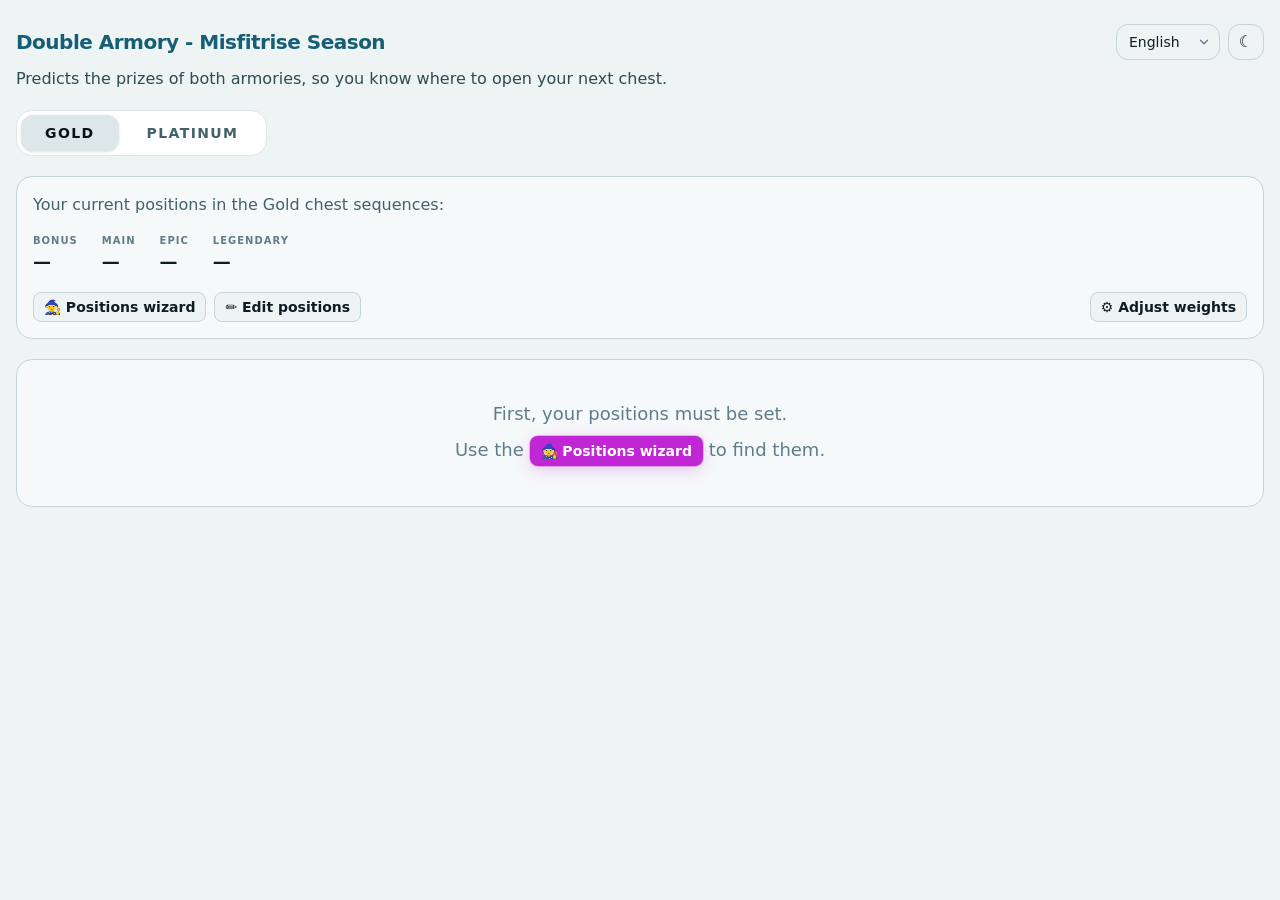
<file: misfitrise-2026/index.html>
<!doctype html><html lang="en"><head><meta charset="UTF-8"><meta name="viewport" content="width=device-width,initial-scale=1"><title>Double Armory - Misfitrise Season</title><script>(()=>{try{const e=localStorage.getItem("theme");document.documentElement.dataset.theme="light"===e||"dark"===e?e:matchMedia("(prefers-color-scheme: light)").matches?"light":"dark"}catch{document.documentElement.dataset.theme="dark"}})()</script><script type="module" crossorigin src="./assets/index-BK3ZvpYH.js"></script><link rel="stylesheet" crossorigin href="./assets/index-Dh-HdfWm.css"></head><body><div id="root"></div></body></html>
</file>
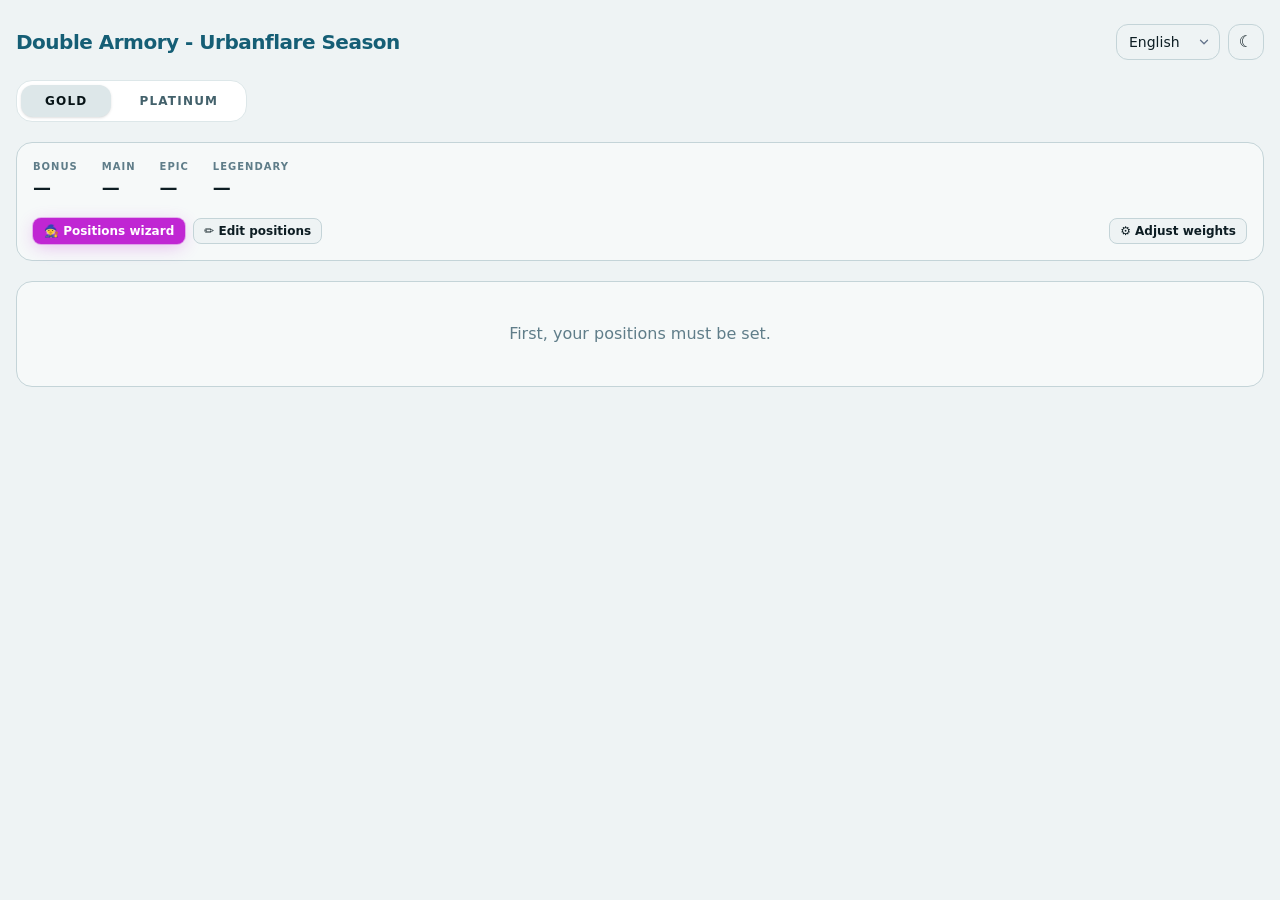
<file: urbanflare-2026/index.html>
<!doctype html><html lang="en"><head><meta charset="UTF-8"><meta name="viewport" content="width=device-width,initial-scale=1"><title>Double Armory - Urbanflare Season</title><script>(()=>{try{const e=localStorage.getItem("theme");document.documentElement.dataset.theme="light"===e||"dark"===e?e:matchMedia("(prefers-color-scheme: light)").matches?"light":"dark"}catch{document.documentElement.dataset.theme="dark"}})()</script><script type="module" crossorigin src="./assets/index-C-u4stIj.js"></script><link rel="stylesheet" crossorigin href="./assets/index-BMxFto77.css"></head><body><div id="root"></div></body></html>
</file>
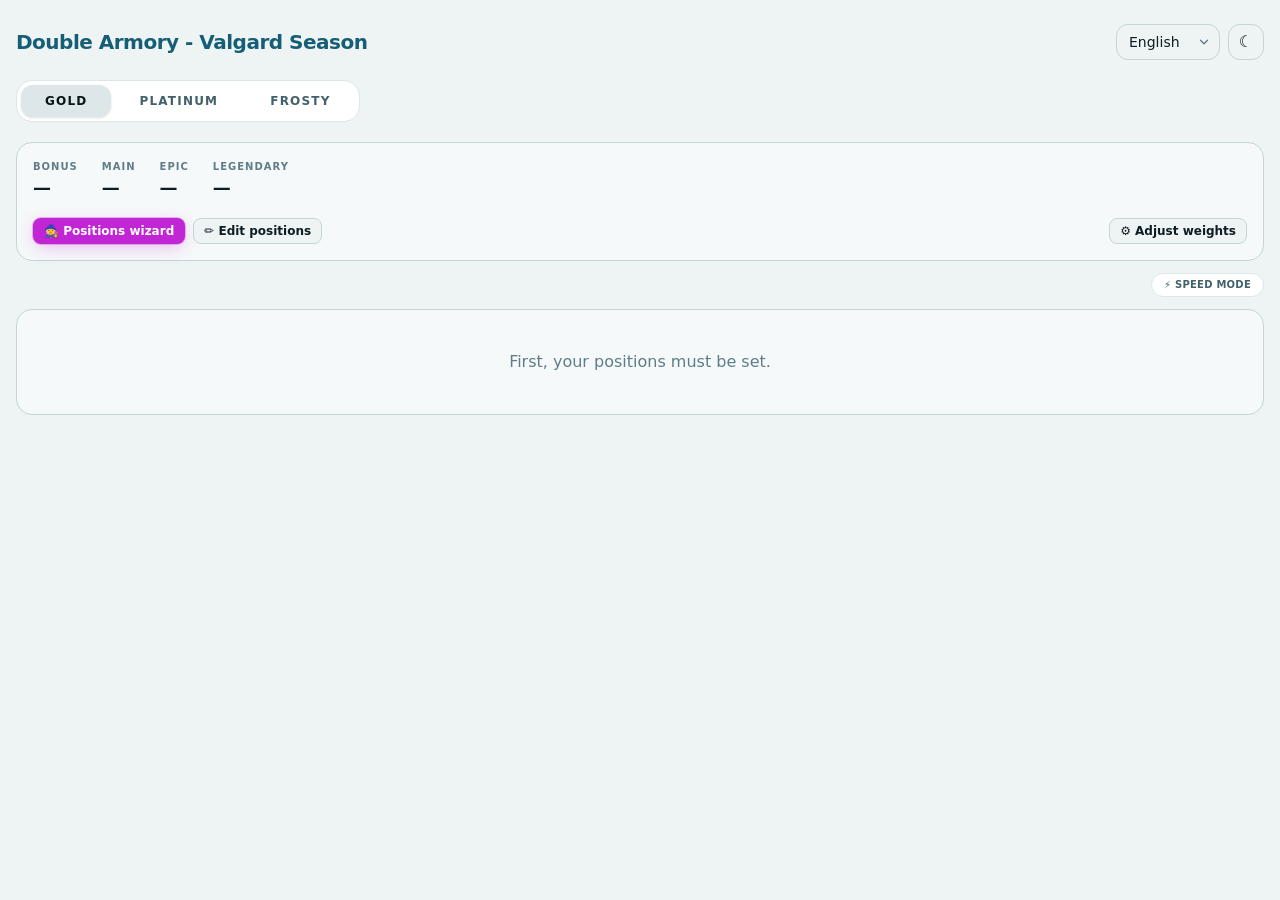
<file: valgard-2026/index.html>
<!doctype html>
<html lang="en">
  <head>
    <meta charset="UTF-8" />
    <meta name="viewport" content="width=device-width, initial-scale=1.0" />
    <title>Double Armory - Valgard Season</title>
    <!-- Set the theme before first paint so there is no flash of the wrong theme.
         Must mirror resolveTheme() in src/app/theme.ts (same key + dark fallback). -->
    <script>
      (() => {
        try {
          const stored = localStorage.getItem("theme");
          document.documentElement.dataset.theme =
            stored === "light" || stored === "dark"
              ? stored
              : matchMedia("(prefers-color-scheme: light)").matches
                ? "light"
                : "dark";
        } catch {
          document.documentElement.dataset.theme = "dark";
        }
      })();
    </script>
    <script type="module" crossorigin src="./assets/index-Dkid8tY-.js"></script>
    <link rel="stylesheet" crossorigin href="./assets/index-DWaAm0FF.css">
  </head>
  <body>
    <div id="root"></div>
  </body>
</html>
</file>
<file: misfitrise-2026/assets/index-Dh-HdfWm.css>
/*! tailwindcss v4.3.1 | MIT License | https://tailwindcss.com */
@layer properties{@supports (((-webkit-hyphens:none)) and (not (margin-trim:inline))) or ((-moz-orient:inline) and (not (color:rgb(from red r g b)))){*,:before,:after,::backdrop{--tw-rotate-x:initial;--tw-rotate-y:initial;--tw-rotate-z:initial;--tw-skew-x:initial;--tw-skew-y:initial;--tw-border-style:solid;--tw-font-weight:initial;--tw-ordinal:initial;--tw-slashed-zero:initial;--tw-numeric-figure:initial;--tw-numeric-spacing:initial;--tw-numeric-fraction:initial;--tw-shadow:0 0 #0000;--tw-shadow-color:initial;--tw-shadow-alpha:100%;--tw-inset-shadow:0 0 #0000;--tw-inset-shadow-color:initial;--tw-inset-shadow-alpha:100%;--tw-ring-color:initial;--tw-ring-shadow:0 0 #0000;--tw-inset-ring-color:initial;--tw-inset-ring-shadow:0 0 #0000;--tw-ring-inset:initial;--tw-ring-offset-width:0px;--tw-ring-offset-color:#fff;--tw-ring-offset-shadow:0 0 #0000;--tw-outline-style:solid;--tw-blur:initial;--tw-brightness:initial;--tw-contrast:initial;--tw-grayscale:initial;--tw-hue-rotate:initial;--tw-invert:initial;--tw-opacity:initial;--tw-saturate:initial;--tw-sepia:initial;--tw-drop-shadow:initial;--tw-drop-shadow-color:initial;--tw-drop-shadow-alpha:100%;--tw-drop-shadow-size:initial;--tw-leading:initial;--tw-tracking:initial}}}@layer theme{:root,:host{--font-sans:ui-sans-serif, system-ui, sans-serif, "Apple Color Emoji", "Segoe UI Emoji", "Segoe UI Symbol", "Noto Color Emoji";--font-mono:ui-monospace, SFMono-Regular, Menlo, Monaco, Consolas, "Liberation Mono", "Courier New", monospace;--color-slate-100:oklch(96.8% .007 247.896);--color-slate-800:oklch(27.9% .041 260.031);--color-slate-900:oklch(20.8% .042 265.755);--color-slate-950:oklch(12.9% .042 264.695);--spacing:.25rem;--container-md:28rem;--container-3xl:48rem;--text-xs:.75rem;--text-xs--line-height:calc(1 / .75);--text-sm:.875rem;--text-sm--line-height:calc(1.25 / .875);--text-base:1rem;--text-base--line-height:calc(1.5 / 1);--text-lg:1.125rem;--text-lg--line-height:calc(1.75 / 1.125);--text-xl:1.25rem;--text-xl--line-height:calc(1.75 / 1.25);--text-2xl:1.5rem;--text-2xl--line-height:calc(2 / 1.5);--font-weight-medium:500;--font-weight-semibold:600;--font-weight-bold:700;--font-weight-extrabold:800;--tracking-tight:-.025em;--tracking-wide:.025em;--tracking-widest:.1em;--leading-snug:1.375;--radius-sm:.25rem;--radius-lg:.5rem;--radius-xl:.75rem;--radius-2xl:1rem;--default-transition-duration:.15s;--default-transition-timing-function:cubic-bezier(.4, 0, .2, 1);--default-font-family:var(--font-sans);--default-mono-font-family:var(--font-mono);--color-epic:#a855f7;--color-legendary:#f59e0b;--color-mythic:#3b82f6;--color-best:#34d399;--color-accent:#38a3bf;--color-accent-bright:#a6d8ea;--color-canvas:#0e1619;--color-surface:#14222a;--color-panel:#1a2a33;--color-control:#1a2a33;--color-control-hover:#28404c;--color-divider:#2c4651;--color-hairline:#1a2a33;--color-edge:#3b5965;--color-faint:#5f7d89;--color-muted:#8da6b0;--color-ink-2:#c4d4da;--color-heading:#d8e6ec;--color-ink:#eef4f6;--color-ink-strong:#fff}}@layer base{*,:after,:before,::backdrop{box-sizing:border-box;border:0 solid;margin:0;padding:0}::file-selector-button{box-sizing:border-box;border:0 solid;margin:0;padding:0}html,:host{-webkit-text-size-adjust:100%;tab-size:4;line-height:1.5;font-family:var(--default-font-family,ui-sans-serif, system-ui, sans-serif, "Apple Color Emoji", "Segoe UI Emoji", "Segoe UI Symbol", "Noto Color Emoji");font-feature-settings:var(--default-font-feature-settings,normal);font-variation-settings:var(--default-font-variation-settings,normal);-webkit-tap-highlight-color:transparent}hr{height:0;color:inherit;border-top-width:1px}abbr:where([title]){-webkit-text-decoration:underline dotted;text-decoration:underline dotted}h1,h2,h3,h4,h5,h6{font-size:inherit;font-weight:inherit}a{color:inherit;-webkit-text-decoration:inherit;-webkit-text-decoration:inherit;-webkit-text-decoration:inherit;-webkit-text-decoration:inherit;text-decoration:inherit}b,strong{font-weight:bolder}code,kbd,samp,pre{font-family:var(--default-mono-font-family,ui-monospace, SFMono-Regular, Menlo, Monaco, Consolas, "Liberation Mono", "Courier New", monospace);font-feature-settings:var(--default-mono-font-feature-settings,normal);font-variation-settings:var(--default-mono-font-variation-settings,normal);font-size:1em}small{font-size:80%}sub,sup{vertical-align:baseline;font-size:75%;line-height:0;position:relative}sub{bottom:-.25em}sup{top:-.5em}table{text-indent:0;border-color:inherit;border-collapse:collapse}:-moz-focusring{outline:auto}progress{vertical-align:baseline}summary{display:list-item}ol,ul,menu{list-style:none}img,svg,video,canvas,audio,iframe,embed,object{vertical-align:middle;display:block}img,video{max-width:100%;height:auto}button,input,select,optgroup,textarea{font:inherit;font-feature-settings:inherit;font-variation-settings:inherit;letter-spacing:inherit;color:inherit;opacity:1;background-color:#0000;border-radius:0}::file-selector-button{font:inherit;font-feature-settings:inherit;font-variation-settings:inherit;letter-spacing:inherit;color:inherit;opacity:1;background-color:#0000;border-radius:0}:where(select:is([multiple],[size])) optgroup{font-weight:bolder}:where(select:is([multiple],[size])) optgroup option{padding-inline-start:20px}::file-selector-button{margin-inline-end:4px}::placeholder{opacity:1}@supports (not ((-webkit-appearance:-apple-pay-button))) or (contain-intrinsic-size:1px){::placeholder{color:currentColor}@supports (color:color-mix(in lab, red, red)){::placeholder{color:color-mix(in oklab, currentcolor 50%, transparent)}}}textarea{resize:vertical}::-webkit-search-decoration{-webkit-appearance:none}::-webkit-date-and-time-value{min-height:1lh;text-align:inherit}::-webkit-datetime-edit{display:inline-flex}::-webkit-datetime-edit-fields-wrapper{padding:0}::-webkit-datetime-edit{padding-block:0}::-webkit-datetime-edit-year-field{padding-block:0}::-webkit-datetime-edit-month-field{padding-block:0}::-webkit-datetime-edit-day-field{padding-block:0}::-webkit-datetime-edit-hour-field{padding-block:0}::-webkit-datetime-edit-minute-field{padding-block:0}::-webkit-datetime-edit-second-field{padding-block:0}::-webkit-datetime-edit-millisecond-field{padding-block:0}::-webkit-datetime-edit-meridiem-field{padding-block:0}::-webkit-calendar-picker-indicator{line-height:1}:-moz-ui-invalid{box-shadow:none}button,input:where([type=button],[type=reset],[type=submit]){appearance:button}::file-selector-button{appearance:button}::-webkit-inner-spin-button{height:auto}::-webkit-outer-spin-button{height:auto}[hidden]:where(:not([hidden=until-found])){display:none!important}body{background-color:var(--color-canvas);min-height:100vh;color:var(--color-ink);-webkit-font-smoothing:antialiased;-moz-osx-font-smoothing:grayscale;background-image:radial-gradient(ellipse 80% 40% at 50% -10%, var(--page-glow) 0%, transparent 70%);font-family:Segoe UI,system-ui,-apple-system,sans-serif}}@layer components{.container{max-width:var(--container-3xl);gap:calc(var(--spacing) * 5);padding-inline:calc(var(--spacing) * 4);padding-block:calc(var(--spacing) * 6);flex-direction:column;margin-inline:auto;display:flex}.app-header{justify-content:space-between;align-items:center;gap:calc(var(--spacing) * 4);display:flex}.app-tagline{margin-top:calc(var(--spacing) * -3);--tw-leading:var(--leading-snug);line-height:var(--leading-snug);color:var(--color-ink-2)}.readouts-caption{color:var(--color-muted)}.app-title{font-size:var(--text-xl);line-height:var(--tw-leading,var(--text-xl--line-height));--tw-font-weight:var(--font-weight-extrabold);font-weight:var(--font-weight-extrabold);--tw-tracking:var(--tracking-tight);letter-spacing:var(--tracking-tight);color:var(--color-accent-bright)}.header-controls{align-items:center;gap:calc(var(--spacing) * 2);display:flex}.theme-toggle{height:calc(var(--spacing) * 9);width:calc(var(--spacing) * 9);border-radius:var(--radius-xl);font-size:var(--text-base);line-height:var(--tw-leading,var(--text-base--line-height));--tw-leading:1;justify-content:center;align-items:center;padding:0;line-height:1;display:flex}.language-select{height:calc(var(--spacing) * 9);cursor:pointer;appearance:none;border-radius:var(--radius-xl);border-style:var(--tw-border-style);border-width:1px;border-color:var(--color-divider);background-color:var(--color-control);padding-block:0;padding-right:calc(var(--spacing) * 8);padding-left:calc(var(--spacing) * 3);font-size:var(--text-sm);line-height:var(--tw-leading,var(--text-sm--line-height));color:var(--color-ink);transition-property:color,background-color,border-color,outline-color,text-decoration-color,fill,stroke,--tw-gradient-from,--tw-gradient-via,--tw-gradient-to;transition-timing-function:var(--tw-ease,var(--default-transition-timing-function));transition-duration:var(--tw-duration,var(--default-transition-duration))}@media (hover:hover){.language-select:hover{background-color:var(--color-control-hover)}}.language-select{background-image:url("data:image/svg+xml,%3Csvg xmlns='http://www.w3.org/2000/svg' viewBox='0 0 16 16' fill='none' stroke='%2364748b' stroke-width='1.5' stroke-linecap='round' stroke-linejoin='round'%3E%3Cpath d='M4 6l4 4 4-4'/%3E%3C/svg%3E");background-position:right .5rem center;background-repeat:no-repeat;background-size:.85rem}.tabs{gap:var(--spacing);border-radius:var(--radius-2xl);border-style:var(--tw-border-style);border-width:1px;border-color:var(--color-hairline);background-color:var(--color-surface);width:fit-content;padding:var(--spacing);display:inline-flex}.tab{cursor:pointer;border-radius:var(--radius-xl);border-style:var(--tw-border-style);padding-inline:calc(var(--spacing) * 6);padding-block:calc(var(--spacing) * 2);font-size:var(--text-sm);line-height:var(--tw-leading,var(--text-sm--line-height));--tw-font-weight:var(--font-weight-bold);font-weight:var(--font-weight-bold);--tw-tracking:var(--tracking-widest);letter-spacing:var(--tracking-widest);color:var(--color-muted);text-transform:uppercase;transition-property:color,background-color,border-color,outline-color,text-decoration-color,fill,stroke,--tw-gradient-from,--tw-gradient-via,--tw-gradient-to;transition-timing-function:var(--tw-ease,var(--default-transition-timing-function));transition-duration:var(--tw-duration,var(--default-transition-duration));background-color:#0000;border-width:0}.tab:hover{background-color:var(--color-control);color:var(--color-ink)}.tab[aria-current=true]{background-color:var(--color-control-hover);color:var(--color-ink-strong);--tw-shadow:0 1px 3px 0 var(--tw-shadow-color,#0000001a), 0 1px 2px -1px var(--tw-shadow-color,#0000001a);box-shadow:var(--tw-inset-shadow), var(--tw-inset-ring-shadow), var(--tw-ring-offset-shadow), var(--tw-ring-shadow), var(--tw-shadow)}.view-toggle{margin-block:calc(var(--spacing) * -2);cursor:pointer;align-items:center;gap:var(--spacing);border-radius:var(--radius-xl);border-style:var(--tw-border-style);border-width:1px;border-color:var(--color-hairline);background-color:var(--color-surface);width:fit-content;padding-inline:calc(var(--spacing) * 3);padding-block:var(--spacing);font-size:var(--text-xs);line-height:var(--tw-leading,var(--text-xs--line-height));--tw-font-weight:var(--font-weight-bold);font-weight:var(--font-weight-bold);--tw-tracking:var(--tracking-wide);letter-spacing:var(--tracking-wide);color:var(--color-muted);text-transform:uppercase;transition-property:color,background-color,border-color,outline-color,text-decoration-color,fill,stroke,--tw-gradient-from,--tw-gradient-via,--tw-gradient-to;transition-timing-function:var(--tw-ease,var(--default-transition-timing-function));transition-duration:var(--tw-duration,var(--default-transition-duration));align-self:flex-end;display:inline-flex}.view-toggle:hover{background-color:var(--color-control);color:var(--color-ink)}.view-toggle[aria-pressed=true],.view-toggle[aria-checked=true]{background-color:var(--color-control-hover);color:var(--color-ink-strong);--tw-shadow:0 1px 3px 0 var(--tw-shadow-color,#0000001a), 0 1px 2px -1px var(--tw-shadow-color,#0000001a);box-shadow:var(--tw-inset-shadow), var(--tw-inset-ring-shadow), var(--tw-ring-offset-shadow), var(--tw-ring-shadow), var(--tw-shadow)}.badge{padding-inline:calc(var(--spacing) * 1.5);padding-block:calc(var(--spacing) * .5);--tw-font-weight:var(--font-weight-bold);font-size:10px;font-weight:var(--font-weight-bold);--tw-tracking:var(--tracking-wide);letter-spacing:var(--tracking-wide);text-transform:uppercase;border-radius:.25rem;display:inline-block}.badge-epic{color:var(--color-epic);background:#a855f729}.badge-legendary{color:var(--color-legendary);background:#f59e0b29}.badge-mythic{color:var(--color-mythic);background:#3b82f629}.inputs{gap:calc(var(--spacing) * 4);border-radius:var(--radius-2xl);border-style:var(--tw-border-style);border-width:1px;border-color:var(--color-edge);background-color:#1a2a3380;flex-direction:column;display:flex}@supports (color:color-mix(in lab, red, red)){.inputs{background-color:color-mix(in oklab, var(--color-panel) 50%, transparent)}}.inputs{padding:calc(var(--spacing) * 4)}.readouts{align-items:flex-end;gap:calc(var(--spacing) * 6);flex-wrap:wrap;display:flex}.readout-label{--tw-font-weight:var(--font-weight-bold);font-size:10px;font-weight:var(--font-weight-bold);--tw-tracking:var(--tracking-widest);letter-spacing:var(--tracking-widest);color:var(--color-faint);text-transform:uppercase}.readout-value{font-size:var(--text-lg);line-height:var(--tw-leading,var(--text-lg--line-height));--tw-font-weight:var(--font-weight-bold);font-weight:var(--font-weight-bold);--tw-numeric-spacing:tabular-nums;font-variant-numeric:var(--tw-ordinal,) var(--tw-slashed-zero,) var(--tw-numeric-figure,) var(--tw-numeric-spacing,) var(--tw-numeric-fraction,)}.warn{--tw-font-weight:var(--font-weight-semibold);font-weight:var(--font-weight-semibold);color:var(--color-legendary)}.view-btns,.pos-bar,.weights-header,.calibration-actions,.calibration-event-btns{gap:calc(var(--spacing) * 2);flex-wrap:wrap;display:flex}.input-group{align-items:center;gap:var(--spacing);width:fit-content;color:var(--color-ink-2);flex-direction:column;display:flex}.input-grid{column-gap:calc(var(--spacing) * 8);row-gap:calc(var(--spacing) * 4);grid-template-columns:repeat(auto-fill,minmax(12rem,1fr));display:grid}.input-group>span{white-space:nowrap}.input-suffix{align-items:center;gap:calc(var(--spacing) * 1.5);display:flex}.input-suffix>span{--tw-font-weight:var(--font-weight-semibold);font-weight:var(--font-weight-semibold);color:var(--color-muted)}.stepper{align-items:center;gap:calc(var(--spacing) * 2);display:flex}.stepper-value{min-width:calc(var(--spacing) * 10);justify-content:center;align-items:center;gap:var(--spacing);font-size:var(--text-base);line-height:var(--tw-leading,var(--text-base--line-height));--tw-font-weight:var(--font-weight-bold);font-weight:var(--font-weight-bold);color:var(--color-ink);display:inline-flex}.stepper-value input{width:calc(var(--spacing) * 14);text-align:center;font-size:var(--text-base);line-height:var(--tw-leading,var(--text-base--line-height));--tw-font-weight:var(--font-weight-bold);font-weight:var(--font-weight-bold);color:var(--color-ink);--tw-outline-style:none;appearance:textfield;background-color:#0000;outline-style:none}.stepper-value input::-webkit-inner-spin-button{-webkit-appearance:none;margin:0}.stepper-value input::-webkit-outer-spin-button{-webkit-appearance:none;margin:0}.stepper-suffix{--tw-font-weight:var(--font-weight-semibold);font-weight:var(--font-weight-semibold);color:var(--color-muted)}.pos-bar{border-top-style:var(--tw-border-style);border-top-width:1px;border-color:var(--color-divider);padding-top:calc(var(--spacing) * 4)}.edit-positions-note{margin-bottom:calc(var(--spacing) * 2)}button{cursor:pointer;border-radius:var(--radius-lg);border-style:var(--tw-border-style);border-width:1px;border-color:var(--color-divider);background-color:var(--color-control);padding-inline:calc(var(--spacing) * 3);padding-block:calc(var(--spacing) * 1.5);font-size:var(--text-base);line-height:var(--tw-leading,var(--text-base--line-height));--tw-font-weight:var(--font-weight-semibold);font-weight:var(--font-weight-semibold);color:var(--color-ink);transition-property:color,background-color,border-color,outline-color,text-decoration-color,fill,stroke,--tw-gradient-from,--tw-gradient-via,--tw-gradient-to;transition-timing-function:var(--tw-ease,var(--default-transition-timing-function));transition-duration:var(--tw-duration,var(--default-transition-duration))}@media (hover:hover){button:hover{background-color:var(--color-control-hover)}}button:disabled{cursor:not-allowed;opacity:.4}input[type=number]{width:calc(var(--spacing) * 16);border-radius:var(--radius-lg);border-style:var(--tw-border-style);border-width:1px;border-color:var(--color-divider);background-color:var(--color-control);padding-inline:calc(var(--spacing) * 2.5);padding-block:calc(var(--spacing) * 1.5);font-size:var(--text-base);line-height:var(--tw-leading,var(--text-base--line-height));--tw-font-weight:var(--font-weight-bold);font-weight:var(--font-weight-bold);color:var(--color-ink);--tw-outline-style:none;outline-style:none}input[type=number]:focus{border-color:var(--color-faint)}.btn-sm{padding-inline:calc(var(--spacing) * 2.5);padding-block:var(--spacing);font-size:var(--text-sm);line-height:var(--tw-leading,var(--text-sm--line-height))}.open-btn,.calibration-confirm{background:var(--cta-bg);color:var(--cta-fg);border-color:#0000}.open-btn:hover,.calibration-confirm:hover{background:var(--cta-bg-hover)}.btn-primary{background:var(--wizard-bg);color:var(--wizard-fg);box-shadow:0 0 0 1px var(--wizard-glow), 0 4px 18px -2px var(--wizard-glow);border-color:#0000}.btn-primary:hover{background:var(--wizard-bg-hover)}.e-cell .open-btn{margin-top:auto;margin-left:auto}.open-btn:focus{--tw-outline-style:none;box-shadow:0 0 0 2px var(--color-canvas), 0 0 0 4px var(--color-accent);outline-style:none}.undo-btn{padding-inline:calc(var(--spacing) * 2);padding-block:var(--spacing);font-size:var(--text-sm);line-height:var(--tw-leading,var(--text-sm--line-height));--tw-font-weight:var(--font-weight-medium);font-weight:var(--font-weight-medium);color:var(--color-faint);background-color:#0000;border-color:#0000;margin-top:auto;margin-left:auto}.undo-btn:hover{background-color:var(--color-control);color:var(--color-ink-2)}.table-wrap{border-radius:var(--radius-2xl);border-style:var(--tw-border-style);border-width:1px;border-color:var(--color-edge);background-color:#1a2a3380;overflow:hidden}@supports (color:color-mix(in lab, red, red)){.table-wrap{background-color:color-mix(in oklab, var(--color-panel) 50%, transparent)}}.t-head,.t-row{gap:calc(var(--spacing) * 3);padding-inline:calc(var(--spacing) * 3);grid-template-columns:2.5rem 1fr 1fr;display:grid}.t-head{border-bottom-style:var(--tw-border-style);border-bottom-width:1px;border-color:var(--color-divider);padding-block:calc(var(--spacing) * 2);align-items:center}.t-head-cell{--tw-font-weight:var(--font-weight-bold);font-size:11px;font-weight:var(--font-weight-bold);--tw-tracking:var(--tracking-widest);letter-spacing:var(--tracking-widest);color:var(--color-faint);text-transform:uppercase}.t-head-cell.assault,.t-head-cell.main{font-size:var(--text-lg);line-height:var(--tw-leading,var(--text-lg--line-height));--tw-font-weight:var(--font-weight-extrabold);font-weight:var(--font-weight-extrabold);--tw-tracking:var(--tracking-wide);letter-spacing:var(--tracking-wide);color:var(--color-accent-bright)}.t-head-cell.best-head{color:var(--color-best)}.t-head-cell.rec{font-size:var(--text-xl);line-height:var(--tw-leading,var(--text-xl--line-height))}.t-head-cell.dim{font-size:var(--text-sm);line-height:var(--tw-leading,var(--text-sm--line-height))}.t-row{min-height:calc(var(--spacing) * 14);border-bottom-style:var(--tw-border-style);border-color:#2c465180;border-bottom-width:1px;align-items:stretch}@supports (color:color-mix(in lab, red, red)){.t-row{border-color:color-mix(in oklab, var(--color-divider) 50%, transparent)}}.t-row{padding-block:calc(var(--spacing) * 2)}.chest-num{font-size:var(--text-sm);line-height:var(--tw-leading,var(--text-sm--line-height));--tw-font-weight:var(--font-weight-bold);font-weight:var(--font-weight-bold);color:var(--color-faint);--tw-numeric-spacing:tabular-nums;font-variant-numeric:var(--tw-ordinal,) var(--tw-slashed-zero,) var(--tw-numeric-figure,) var(--tw-numeric-spacing,) var(--tw-numeric-fraction,)}.e-cell{align-items:flex-start;gap:calc(var(--spacing) * 1.5);border-radius:var(--radius-lg);min-width:0;padding:calc(var(--spacing) * 2);font-size:var(--text-sm);line-height:var(--tw-leading,var(--text-sm--line-height));flex-direction:column;display:flex}.e-cell .chosen{text-decoration-line:underline;-webkit-text-decoration-color:var(--color-faint);-webkit-text-decoration-color:var(--color-faint);-webkit-text-decoration-color:var(--color-faint);text-decoration-color:var(--color-faint);text-underline-offset:2px}.e-cell.better{--tw-font-weight:var(--font-weight-semibold);font-weight:var(--font-weight-semibold);background:var(--better-bg);box-shadow:inset 0 0 0 1.5px var(--better-ring)}.bonus-row{background:var(--bonus-bg)}.t-row.current{margin-block:var(--spacing);border-radius:var(--radius-xl);border-style:var(--tw-border-style);padding-block:calc(var(--spacing) * 3);border-width:1px;border-color:var(--current-border);background:var(--current-bg);box-shadow:0 0 0 1px var(--current-ring)}.t-row.upcoming{opacity:.65}.t-row.history{opacity:.45}.empty,.empty-state{padding-inline:calc(var(--spacing) * 4);padding-block:calc(var(--spacing) * 10);text-align:center;color:var(--color-faint)}.empty-state{gap:calc(var(--spacing) * 2);border-radius:var(--radius-2xl);border-style:var(--tw-border-style);border-width:1px;border-color:var(--color-edge);background-color:#1a2a3380;flex-direction:column;display:flex}@supports (color:color-mix(in lab, red, red)){.empty-state{background-color:color-mix(in oklab, var(--color-panel) 50%, transparent)}}.empty-state{font-size:var(--text-lg);line-height:var(--tw-leading,var(--text-lg--line-height))}.guidance{margin-bottom:calc(var(--spacing) * 3);align-items:center;gap:calc(var(--spacing) * 2);border-radius:var(--radius-2xl);border-style:var(--tw-border-style);padding:calc(var(--spacing) * 4);text-align:center;border-width:1px;border-color:var(--current-border);background:var(--current-bg);box-shadow:0 0 0 1px var(--current-ring);flex-direction:column;display:flex}.guidance-instruction{font-size:var(--text-base);line-height:var(--tw-leading,var(--text-base--line-height));color:var(--color-ink-2)}.guidance-instruction .g-num,.guidance-instruction .g-evt{font-size:var(--text-2xl);line-height:var(--tw-leading,var(--text-2xl--line-height));--tw-font-weight:var(--font-weight-extrabold);font-weight:var(--font-weight-extrabold);color:var(--color-ink)}.guidance-rarities{font-size:var(--text-sm);line-height:var(--tw-leading,var(--text-sm--line-height))}.rarity-name{--tw-font-weight:var(--font-weight-semibold);font-weight:var(--font-weight-semibold)}.rname-epic{color:var(--color-epic)}.rname-legendary{color:var(--color-legendary)}.rname-mythic{color:var(--color-mythic)}.guidance-action{margin-top:var(--spacing);border-radius:var(--radius-lg);padding-inline:calc(var(--spacing) * 6);padding-block:calc(var(--spacing) * 2.5);--tw-font-weight:var(--font-weight-bold);font-weight:var(--font-weight-bold);background:var(--cta-bg);color:var(--cta-fg)}.guidance-action:hover{background:var(--cta-bg-hover)}.e-cell.continuity{border-radius:var(--radius-lg);outline:1.5px dashed #38a3bf8c}@supports (color:color-mix(in lab, red, red)){.e-cell.continuity{outline:1.5px dashed color-mix(in srgb, var(--color-accent) 55%, transparent)}}.e-cell.continuity{outline-offset:-1.5px}.view-selector{margin-top:calc(var(--spacing) * 3);margin-bottom:var(--spacing);justify-content:center;align-items:center;gap:calc(var(--spacing) * 2);flex-wrap:wrap;align-self:center;display:flex}.view-desc{margin-bottom:calc(var(--spacing) * 3);text-align:center;--tw-leading:var(--leading-snug);line-height:var(--leading-snug);color:var(--color-ink-2)}.bulk{margin-bottom:calc(var(--spacing) * 3);gap:calc(var(--spacing) * 3);flex-direction:column;display:flex}.bulk-reco{text-align:center;font-size:var(--text-base);line-height:var(--tw-leading,var(--text-base--line-height));color:var(--color-ink-2)}.bulk-reco .g-num,.bulk-reco .g-evt{font-size:var(--text-2xl);line-height:var(--tw-leading,var(--text-2xl--line-height));--tw-font-weight:var(--font-weight-extrabold);font-weight:var(--font-weight-extrabold);color:var(--color-ink)}.bulk-cols{gap:calc(var(--spacing) * 3);grid-template-columns:repeat(2,minmax(0,1fr));display:grid}.bulk-col{gap:calc(var(--spacing) * 2);border-radius:var(--radius-2xl);border-style:var(--tw-border-style);border-width:1px;border-color:var(--color-edge);background-color:#1a2a3380;flex-direction:column;display:flex}@supports (color:color-mix(in lab, red, red)){.bulk-col{background-color:color-mix(in oklab, var(--color-panel) 50%, transparent)}}.bulk-col{padding:calc(var(--spacing) * 3)}.bulk-col-best{border-color:var(--current-border);background:var(--current-bg);box-shadow:0 0 0 1px var(--current-ring)}.bulk-col-head{justify-content:space-between;align-items:baseline;gap:calc(var(--spacing) * 2);display:flex}.bulk-evt{font-size:var(--text-base);line-height:var(--tw-leading,var(--text-base--line-height));--tw-font-weight:var(--font-weight-bold);font-weight:var(--font-weight-bold);color:var(--color-ink-strong)}.bulk-draws{gap:calc(var(--spacing) * .5);font-size:var(--text-sm);line-height:var(--tw-leading,var(--text-sm--line-height));flex-direction:column;display:flex}.bulk-draw{align-items:center;gap:var(--spacing);--tw-font-weight:var(--font-weight-medium);font-weight:var(--font-weight-medium);display:flex}.bulk-draw-bonus{--tw-font-weight:var(--font-weight-semibold);font-weight:var(--font-weight-semibold)}.bulk-star{color:var(--color-legendary)}.bulk-commit-alt{opacity:.8;background:var(--control-bg,var(--cta-bg))}.bulk-unavailable{border-radius:var(--radius-2xl);border-style:var(--tw-border-style);border-width:1px;border-color:var(--color-edge);background-color:#1a2a3380}@supports (color:color-mix(in lab, red, red)){.bulk-unavailable{background-color:color-mix(in oklab, var(--color-panel) 50%, transparent)}}.bulk-unavailable{padding:calc(var(--spacing) * 4);text-align:center;--tw-leading:var(--leading-snug);line-height:var(--leading-snug);color:var(--color-ink-2)}.weights-wrap{gap:calc(var(--spacing) * 3);border-radius:var(--radius-2xl);border-style:var(--tw-border-style);border-width:1px;border-color:var(--color-edge);background-color:#1a2a3380;flex-direction:column;display:flex}@supports (color:color-mix(in lab, red, red)){.weights-wrap{background-color:color-mix(in oklab, var(--color-panel) 50%, transparent)}}.weights-wrap{padding:calc(var(--spacing) * 4)}.weights-intro{margin-bottom:calc(var(--spacing) * 2);gap:var(--spacing);flex-direction:column;display:flex}.weights-intro-title{font-size:var(--text-lg);line-height:var(--tw-leading,var(--text-lg--line-height));--tw-font-weight:var(--font-weight-bold);font-weight:var(--font-weight-bold)}.weight-list{gap:var(--spacing);flex-direction:column;display:flex}.weight-item{align-items:center;gap:calc(var(--spacing) * 3);border-radius:var(--radius-lg);border-style:var(--tw-border-style);border-width:1px;border-color:var(--color-hairline);background-color:#1a2a3366;display:flex}@supports (color:color-mix(in lab, red, red)){.weight-item{background-color:color-mix(in oklab, var(--color-panel) 40%, transparent)}}.weight-item{padding-inline:calc(var(--spacing) * 3);padding-block:calc(var(--spacing) * 2)}.weight-item[data-dragging]{border-color:var(--color-edge);background-color:#28404c99}@supports (color:color-mix(in lab, red, red)){.weight-item[data-dragging]{background-color:color-mix(in oklab, var(--color-control-hover) 60%, transparent)}}.weight-item[data-dragging]{--tw-shadow:0 10px 15px -3px var(--tw-shadow-color,#0000001a), 0 4px 6px -4px var(--tw-shadow-color,#0000001a);box-shadow:var(--tw-inset-shadow), var(--tw-inset-ring-shadow), var(--tw-ring-offset-shadow), var(--tw-ring-shadow), var(--tw-shadow)}.weight-item .item-name{text-overflow:ellipsis;white-space:nowrap;min-width:0;font-size:var(--text-sm);line-height:var(--tw-leading,var(--text-sm--line-height));flex:1;overflow:hidden}.grip{cursor:grab;touch-action:none;padding-inline:var(--spacing);--tw-leading:1;color:var(--color-faint);-webkit-user-select:none;user-select:none;line-height:1}@media (hover:hover){.grip:hover{color:var(--color-ink-2)}}.weight-item[data-dragging] .grip{cursor:grabbing}.calibration-wrap{gap:calc(var(--spacing) * 3);border-radius:var(--radius-2xl);border-style:var(--tw-border-style);border-width:1px;border-color:var(--color-edge);background-color:#1a2a3380;flex-direction:column;display:flex}@supports (color:color-mix(in lab, red, red)){.calibration-wrap{background-color:color-mix(in oklab, var(--color-panel) 50%, transparent)}}.calibration-wrap{padding:calc(var(--spacing) * 4)}.calibration-wrap h2{font-size:var(--text-lg);line-height:var(--tw-leading,var(--text-lg--line-height));--tw-font-weight:var(--font-weight-bold);font-weight:var(--font-weight-bold)}.calibration-intro{margin-bottom:calc(var(--spacing) * 2);gap:var(--spacing);flex-direction:column;display:flex}.calibration-counter{--tw-font-weight:var(--font-weight-bold);font-weight:var(--font-weight-bold);color:var(--color-muted)}.calibration-subline{--tw-leading:var(--leading-snug);line-height:var(--leading-snug)}.calibration-not-listed{color:var(--color-muted)}.calibration-not-listed summary{cursor:pointer;-webkit-user-select:none;user-select:none}.calibration-not-listed p{margin-top:calc(var(--spacing) * 2);--tw-leading:var(--leading-snug);line-height:var(--leading-snug)}.calibration-actions{border-block-style:var(--tw-border-style);border-block-width:1px;border-color:var(--color-divider);padding-block:calc(var(--spacing) * 4)}.calibration-items{gap:calc(var(--spacing) * 3);flex-wrap:wrap;display:flex}.calibration-item-btn{align-items:center;gap:calc(var(--spacing) * 1.5);border-radius:var(--radius-lg);border-style:var(--tw-border-style);border-width:1px;border-color:var(--color-divider);background-color:var(--color-control);padding-inline:calc(var(--spacing) * 2);padding-block:var(--spacing);font-size:var(--text-base);line-height:var(--tw-leading,var(--text-base--line-height));display:inline-flex}.calibration-picks{gap:var(--spacing);flex-direction:column;display:flex}.calibration-picks li{align-items:center;gap:calc(var(--spacing) * 2);border-bottom-style:var(--tw-border-style);border-color:#1a2a3380;border-bottom-width:1px;display:flex}@supports (color:color-mix(in lab, red, red)){.calibration-picks li{border-color:color-mix(in oklab, var(--color-hairline) 50%, transparent)}}.calibration-picks li{padding-block:var(--spacing);font-size:var(--text-sm);line-height:var(--tw-leading,var(--text-sm--line-height))}.calibration-result-row{justify-content:space-between;align-items:center;gap:calc(var(--spacing) * 3);border-bottom-style:var(--tw-border-style);border-color:#1a2a3380;border-bottom-width:1px;display:flex}@supports (color:color-mix(in lab, red, red)){.calibration-result-row{border-color:color-mix(in oklab, var(--color-hairline) 50%, transparent)}}.calibration-result-row{padding-block:calc(var(--spacing) * 2)}.shot-hint{display:inline-block;position:relative}.shot-hint-trigger{cursor:pointer;border-radius:var(--radius-sm);border-style:var(--tw-border-style);--tw-font-weight:var(--font-weight-semibold);font-weight:var(--font-weight-semibold);color:var(--color-ink);text-decoration-line:underline;-webkit-text-decoration-color:var(--color-faint);-webkit-text-decoration-color:var(--color-faint);-webkit-text-decoration-color:var(--color-faint);text-decoration-color:var(--color-faint);text-underline-offset:4px;background-color:#0000;border-width:0;padding:0;text-decoration-style:dotted;text-decoration-thickness:2px;display:inline}@media (hover:hover){.shot-hint-trigger:hover{background-color:#0000}}.shot-hint-trigger{font-size:inherit}.shot-hint-trigger[aria-expanded=true]{-webkit-text-decoration-color:var(--color-ink);-webkit-text-decoration-color:var(--color-ink);-webkit-text-decoration-color:var(--color-ink);text-decoration-color:var(--color-ink)}.shot-hint-popover{z-index:10;margin-top:calc(var(--spacing) * 2);border-radius:var(--radius-xl);border-style:var(--tw-border-style);border-width:1px;border-color:var(--color-edge);--tw-shadow:0 20px 25px -5px var(--tw-shadow-color,#0000001a), 0 8px 10px -6px var(--tw-shadow-color,#0000001a);box-shadow:var(--tw-inset-shadow), var(--tw-inset-ring-shadow), var(--tw-ring-offset-shadow), var(--tw-ring-shadow), var(--tw-shadow);display:none;position:absolute;top:100%;left:0;overflow:hidden}.shot-hint-popover.visible{display:block}.shot-hint-popover img{width:calc(var(--spacing) * 96);max-width:calc(100vw - 2rem);display:block}.calibration-result-row.bonus-start-row{justify-content:flex-start}.calibration-positions{gap:var(--spacing);flex-direction:column;display:flex}.calibration-positions>div{align-items:baseline;gap:calc(var(--spacing) * 2);display:flex}.calibration-result-label{--tw-font-weight:var(--font-weight-semibold);font-weight:var(--font-weight-semibold);color:var(--color-ink-2)}.calibration-rarity-choice{justify-content:flex-start;gap:calc(var(--spacing) * 2);flex-wrap:wrap;display:flex}.e-cell.uncertain{opacity:.8}.e-cell .reveal-hint{--tw-leading:var(--leading-snug);line-height:var(--leading-snug);color:var(--color-ink-2)}.modal-overlay{z-index:50;padding:calc(var(--spacing) * 4);background:#0000008c;justify-content:center;align-items:center;display:flex;position:fixed;inset:0}.modal{width:100%;max-height:80vh;max-width:var(--container-md);gap:calc(var(--spacing) * 3);border-radius:var(--radius-2xl);border-style:var(--tw-border-style);border-width:1px;border-color:var(--color-edge);background-color:var(--color-panel);padding:calc(var(--spacing) * 4);--tw-shadow:0 20px 25px -5px var(--tw-shadow-color,#0000001a), 0 8px 10px -6px var(--tw-shadow-color,#0000001a);box-shadow:var(--tw-inset-shadow), var(--tw-inset-ring-shadow), var(--tw-ring-offset-shadow), var(--tw-ring-shadow), var(--tw-shadow);flex-direction:column;display:flex;overflow-y:auto}.modal h3{font-size:var(--text-lg);line-height:var(--tw-leading,var(--text-lg--line-height));--tw-font-weight:var(--font-weight-bold);font-weight:var(--font-weight-bold)}}@layer utilities{.collapse{visibility:collapse}.invisible{visibility:hidden}.visible{visibility:visible}.absolute{position:absolute}.fixed{position:fixed}.relative{position:relative}.static{position:static}.sticky{position:sticky}.isolate{isolation:isolate}.row-53{grid-row:53}.container{width:100%}@media (width>=40rem){.container{max-width:40rem}}@media (width>=48rem){.container{max-width:48rem}}@media (width>=64rem){.container{max-width:64rem}}@media (width>=80rem){.container{max-width:80rem}}@media (width>=96rem){.container{max-width:96rem}}.ml-auto{margin-left:auto}.block{display:block}.contents{display:contents}.flex{display:flex}.grid{display:grid}.hidden{display:none}.inline{display:inline}.inline-flex{display:inline-flex}.table{display:table}.min-h-14{min-height:calc(var(--spacing) * 14)}.shrink{flex-shrink:1}.grow{flex-grow:1}.transform{transform:var(--tw-rotate-x,) var(--tw-rotate-y,) var(--tw-rotate-z,) var(--tw-skew-x,) var(--tw-skew-y,)}.resize{resize:both}.flex-col{flex-direction:column}.items-center{align-items:center}.items-start{align-items:flex-start}.justify-between{justify-content:space-between}.self-end{align-self:flex-end}.overflow-hidden{overflow:hidden}.border{border-style:var(--tw-border-style);border-width:1px}.border-t{border-top-style:var(--tw-border-style);border-top-width:1px}.border-b{border-bottom-style:var(--tw-border-style);border-bottom-width:1px}.border-divider{border-color:var(--color-divider)}.border-slate-800{border-color:var(--color-slate-800)}.bg-control{background-color:var(--color-control)}.bg-slate-900\/60{background-color:#0f172b99}@supports (color:color-mix(in lab, red, red)){.bg-slate-900\/60{background-color:color-mix(in oklab, var(--color-slate-900) 60%, transparent)}}.bg-slate-950{background-color:var(--color-slate-950)}.px-2\.5{padding-inline:calc(var(--spacing) * 2.5)}.py-1{padding-block:var(--spacing)}.text-2xl{font-size:var(--text-2xl);line-height:var(--tw-leading,var(--text-2xl--line-height))}.text-lg{font-size:var(--text-lg);line-height:var(--tw-leading,var(--text-lg--line-height))}.text-sm{font-size:var(--text-sm);line-height:var(--tw-leading,var(--text-sm--line-height))}.text-xs{font-size:var(--text-xs);line-height:var(--tw-leading,var(--text-xs--line-height))}.font-bold{--tw-font-weight:var(--font-weight-bold);font-weight:var(--font-weight-bold)}.font-extrabold{--tw-font-weight:var(--font-weight-extrabold);font-weight:var(--font-weight-extrabold)}.text-heading{color:var(--color-heading)}.text-ink{color:var(--color-ink)}.text-muted{color:var(--color-muted)}.text-slate-100{color:var(--color-slate-100)}.capitalize{text-transform:capitalize}.lowercase{text-transform:lowercase}.ordinal{--tw-ordinal:ordinal;font-variant-numeric:var(--tw-ordinal,) var(--tw-slashed-zero,) var(--tw-numeric-figure,) var(--tw-numeric-spacing,) var(--tw-numeric-fraction,)}.tabular-nums{--tw-numeric-spacing:tabular-nums;font-variant-numeric:var(--tw-ordinal,) var(--tw-slashed-zero,) var(--tw-numeric-figure,) var(--tw-numeric-spacing,) var(--tw-numeric-fraction,)}.underline{text-decoration-line:underline}.opacity-55{opacity:.55}.opacity-65{opacity:.65}.opacity-80{opacity:.8}.shadow{--tw-shadow:0 1px 3px 0 var(--tw-shadow-color,#0000001a), 0 1px 2px -1px var(--tw-shadow-color,#0000001a);box-shadow:var(--tw-inset-shadow), var(--tw-inset-ring-shadow), var(--tw-ring-offset-shadow), var(--tw-ring-shadow), var(--tw-shadow)}.ring{--tw-ring-shadow:var(--tw-ring-inset,) 0 0 0 calc(1px + var(--tw-ring-offset-width)) var(--tw-ring-color,currentcolor);box-shadow:var(--tw-inset-shadow), var(--tw-inset-ring-shadow), var(--tw-ring-offset-shadow), var(--tw-ring-shadow), var(--tw-shadow)}.outline{outline-style:var(--tw-outline-style);outline-width:1px}.blur{--tw-blur:blur(8px);filter:var(--tw-blur,) var(--tw-brightness,) var(--tw-contrast,) var(--tw-grayscale,) var(--tw-hue-rotate,) var(--tw-invert,) var(--tw-saturate,) var(--tw-sepia,) var(--tw-drop-shadow,)}.invert{--tw-invert:invert(100%);filter:var(--tw-blur,) var(--tw-brightness,) var(--tw-contrast,) var(--tw-grayscale,) var(--tw-hue-rotate,) var(--tw-invert,) var(--tw-saturate,) var(--tw-sepia,) var(--tw-drop-shadow,)}.filter{filter:var(--tw-blur,) var(--tw-brightness,) var(--tw-contrast,) var(--tw-grayscale,) var(--tw-hue-rotate,) var(--tw-invert,) var(--tw-saturate,) var(--tw-sepia,) var(--tw-drop-shadow,)}.transition{transition-property:color,background-color,border-color,outline-color,text-decoration-color,fill,stroke,--tw-gradient-from,--tw-gradient-via,--tw-gradient-to,opacity,box-shadow,transform,translate,scale,rotate,filter,-webkit-backdrop-filter,backdrop-filter,display,content-visibility,overlay,pointer-events;transition-timing-function:var(--tw-ease,var(--default-transition-timing-function));transition-duration:var(--tw-duration,var(--default-transition-duration))}}:root{--page-glow:#38a3bf1c;--bonus-bg:#f59e0b12;--current-bg:#38a3bf14;--current-border:#38a3bf8c}@supports (color:color-mix(in lab, red, red)){:root{--current-border:color-mix(in srgb, var(--color-accent) 55%, transparent)}}:root{--current-ring:#38a3bf40}@supports (color:color-mix(in lab, red, red)){:root{--current-ring:color-mix(in srgb, var(--color-accent) 25%, transparent)}}:root{--cta-bg:#38a3bf2e}@supports (color:color-mix(in lab, red, red)){:root{--cta-bg:color-mix(in srgb, var(--color-accent) 18%, transparent)}}:root{--cta-bg-hover:#38a3bf4d}@supports (color:color-mix(in lab, red, red)){:root{--cta-bg-hover:color-mix(in srgb, var(--color-accent) 30%, transparent)}}:root{--cta-fg:var(--color-accent);--wizard-bg:#d946ef29;--wizard-bg-hover:#d946ef42;--wizard-fg:#f0abfc;--wizard-glow:#d946ef66;--better-bg:#34d39926}@supports (color:color-mix(in lab, red, red)){:root{--better-bg:color-mix(in srgb, var(--color-best) 15%, transparent)}}:root{--better-ring:#34d39999}@supports (color:color-mix(in lab, red, red)){:root{--better-ring:color-mix(in srgb, var(--color-best) 60%, transparent)}}[data-theme=light]{--color-canvas:#eef3f4;--color-surface:#fff;--color-panel:#fff;--color-control:#eef3f4;--color-control-hover:#dde7e9;--color-divider:#c4d4d8;--color-hairline:#dde7e9;--color-edge:#c4d4d8;--color-faint:#5f7d89;--color-muted:#43616b;--color-ink-2:#2e4a52;--color-heading:#16323b;--color-ink:#0d1d23;--color-ink-strong:#071316;--color-accent:#0e7490;--color-accent-bright:#155e75;--color-best:#059669;--color-legendary:#b45309;--page-glow:transparent;--bonus-bg:#f59e0b38;--current-bg:#38a3bf1f}@supports (color:color-mix(in lab, red, red)){[data-theme=light]{--current-bg:color-mix(in srgb, var(--color-accent) 12%, transparent)}}[data-theme=light]{--current-border:#38a3bfb3}@supports (color:color-mix(in lab, red, red)){[data-theme=light]{--current-border:color-mix(in srgb, var(--color-accent) 70%, transparent)}}[data-theme=light]{--current-ring:#38a3bf59}@supports (color:color-mix(in lab, red, red)){[data-theme=light]{--current-ring:color-mix(in srgb, var(--color-accent) 35%, transparent)}}[data-theme=light]{--cta-bg:var(--color-accent);--cta-bg-hover:#2e869d}@supports (color:color-mix(in lab, red, red)){[data-theme=light]{--cta-bg-hover:color-mix(in srgb, var(--color-accent) 82%, black)}}[data-theme=light]{--cta-fg:#fff;--wizard-bg:#c026d3;--wizard-bg-hover:#a320b3;--wizard-fg:#fff;--wizard-glow:#c026d34d;--better-bg:#34d39933}@supports (color:color-mix(in lab, red, red)){[data-theme=light]{--better-bg:color-mix(in srgb, var(--color-best) 20%, transparent)}}[data-theme=light]{--better-ring:var(--color-best)}@property --tw-rotate-x{syntax:"*";inherits:false}@property --tw-rotate-y{syntax:"*";inherits:false}@property --tw-rotate-z{syntax:"*";inherits:false}@property --tw-skew-x{syntax:"*";inherits:false}@property --tw-skew-y{syntax:"*";inherits:false}@property --tw-border-style{syntax:"*";inherits:false;initial-value:solid}@property --tw-font-weight{syntax:"*";inherits:false}@property --tw-ordinal{syntax:"*";inherits:false}@property --tw-slashed-zero{syntax:"*";inherits:false}@property --tw-numeric-figure{syntax:"*";inherits:false}@property --tw-numeric-spacing{syntax:"*";inherits:false}@property --tw-numeric-fraction{syntax:"*";inherits:false}@property --tw-shadow{syntax:"*";inherits:false;initial-value:0 0 #0000}@property --tw-shadow-color{syntax:"*";inherits:false}@property --tw-shadow-alpha{syntax:"<percentage>";inherits:false;initial-value:100%}@property --tw-inset-shadow{syntax:"*";inherits:false;initial-value:0 0 #0000}@property --tw-inset-shadow-color{syntax:"*";inherits:false}@property --tw-inset-shadow-alpha{syntax:"<percentage>";inherits:false;initial-value:100%}@property --tw-ring-color{syntax:"*";inherits:false}@property --tw-ring-shadow{syntax:"*";inherits:false;initial-value:0 0 #0000}@property --tw-inset-ring-color{syntax:"*";inherits:false}@property --tw-inset-ring-shadow{syntax:"*";inherits:false;initial-value:0 0 #0000}@property --tw-ring-inset{syntax:"*";inherits:false}@property --tw-ring-offset-width{syntax:"<length>";inherits:false;initial-value:0}@property --tw-ring-offset-color{syntax:"*";inherits:false;initial-value:#fff}@property --tw-ring-offset-shadow{syntax:"*";inherits:false;initial-value:0 0 #0000}@property --tw-outline-style{syntax:"*";inherits:false;initial-value:solid}@property --tw-blur{syntax:"*";inherits:false}@property --tw-brightness{syntax:"*";inherits:false}@property --tw-contrast{syntax:"*";inherits:false}@property --tw-grayscale{syntax:"*";inherits:false}@property --tw-hue-rotate{syntax:"*";inherits:false}@property --tw-invert{syntax:"*";inherits:false}@property --tw-opacity{syntax:"*";inherits:false}@property --tw-saturate{syntax:"*";inherits:false}@property --tw-sepia{syntax:"*";inherits:false}@property --tw-drop-shadow{syntax:"*";inherits:false}@property --tw-drop-shadow-color{syntax:"*";inherits:false}@property --tw-drop-shadow-alpha{syntax:"<percentage>";inherits:false;initial-value:100%}@property --tw-drop-shadow-size{syntax:"*";inherits:false}@property --tw-leading{syntax:"*";inherits:false}@property --tw-tracking{syntax:"*";inherits:false}
</file>
<file: urbanflare-2026/assets/index-BMxFto77.css>
/*! tailwindcss v4.3.1 | MIT License | https://tailwindcss.com */
@layer properties{@supports (((-webkit-hyphens:none)) and (not (margin-trim:inline))) or ((-moz-orient:inline) and (not (color:rgb(from red r g b)))){*,:before,:after,::backdrop{--tw-rotate-x:initial;--tw-rotate-y:initial;--tw-rotate-z:initial;--tw-skew-x:initial;--tw-skew-y:initial;--tw-border-style:solid;--tw-font-weight:initial;--tw-ordinal:initial;--tw-slashed-zero:initial;--tw-numeric-figure:initial;--tw-numeric-spacing:initial;--tw-numeric-fraction:initial;--tw-shadow:0 0 #0000;--tw-shadow-color:initial;--tw-shadow-alpha:100%;--tw-inset-shadow:0 0 #0000;--tw-inset-shadow-color:initial;--tw-inset-shadow-alpha:100%;--tw-ring-color:initial;--tw-ring-shadow:0 0 #0000;--tw-inset-ring-color:initial;--tw-inset-ring-shadow:0 0 #0000;--tw-ring-inset:initial;--tw-ring-offset-width:0px;--tw-ring-offset-color:#fff;--tw-ring-offset-shadow:0 0 #0000;--tw-blur:initial;--tw-brightness:initial;--tw-contrast:initial;--tw-grayscale:initial;--tw-hue-rotate:initial;--tw-invert:initial;--tw-opacity:initial;--tw-saturate:initial;--tw-sepia:initial;--tw-drop-shadow:initial;--tw-drop-shadow-color:initial;--tw-drop-shadow-alpha:100%;--tw-drop-shadow-size:initial;--tw-tracking:initial;--tw-leading:initial}}}@layer theme{:root,:host{--font-sans:ui-sans-serif, system-ui, sans-serif, "Apple Color Emoji", "Segoe UI Emoji", "Segoe UI Symbol", "Noto Color Emoji";--font-mono:ui-monospace, SFMono-Regular, Menlo, Monaco, Consolas, "Liberation Mono", "Courier New", monospace;--color-slate-100:oklch(96.8% .007 247.896);--color-slate-800:oklch(27.9% .041 260.031);--color-slate-900:oklch(20.8% .042 265.755);--color-slate-950:oklch(12.9% .042 264.695);--spacing:.25rem;--container-md:28rem;--container-3xl:48rem;--text-xs:.75rem;--text-xs--line-height:calc(1 / .75);--text-sm:.875rem;--text-sm--line-height:calc(1.25 / .875);--text-base:1rem;--text-base--line-height:calc(1.5 / 1);--text-lg:1.125rem;--text-lg--line-height:calc(1.75 / 1.125);--text-xl:1.25rem;--text-xl--line-height:calc(1.75 / 1.25);--text-2xl:1.5rem;--text-2xl--line-height:calc(2 / 1.5);--font-weight-medium:500;--font-weight-semibold:600;--font-weight-bold:700;--font-weight-extrabold:800;--tracking-tight:-.025em;--tracking-wide:.025em;--tracking-widest:.1em;--leading-snug:1.375;--radius-lg:.5rem;--radius-xl:.75rem;--radius-2xl:1rem;--default-transition-duration:.15s;--default-transition-timing-function:cubic-bezier(.4, 0, .2, 1);--default-font-family:var(--font-sans);--default-mono-font-family:var(--font-mono);--color-epic:#a855f7;--color-legendary:#f59e0b;--color-mythic:#3b82f6;--color-best:#34d399;--color-accent:#38a3bf;--color-accent-bright:#a6d8ea;--color-canvas:#0e1619;--color-surface:#14222a;--color-panel:#1a2a33;--color-control:#1a2a33;--color-control-hover:#28404c;--color-divider:#2c4651;--color-hairline:#1a2a33;--color-edge:#3b5965;--color-faint:#5f7d89;--color-muted:#8da6b0;--color-ink-2:#c4d4da;--color-heading:#d8e6ec;--color-ink:#eef4f6;--color-ink-strong:#fff}}@layer base{*,:after,:before,::backdrop{box-sizing:border-box;border:0 solid;margin:0;padding:0}::file-selector-button{box-sizing:border-box;border:0 solid;margin:0;padding:0}html,:host{-webkit-text-size-adjust:100%;tab-size:4;line-height:1.5;font-family:var(--default-font-family,ui-sans-serif, system-ui, sans-serif, "Apple Color Emoji", "Segoe UI Emoji", "Segoe UI Symbol", "Noto Color Emoji");font-feature-settings:var(--default-font-feature-settings,normal);font-variation-settings:var(--default-font-variation-settings,normal);-webkit-tap-highlight-color:transparent}hr{height:0;color:inherit;border-top-width:1px}abbr:where([title]){-webkit-text-decoration:underline dotted;text-decoration:underline dotted}h1,h2,h3,h4,h5,h6{font-size:inherit;font-weight:inherit}a{color:inherit;-webkit-text-decoration:inherit;-webkit-text-decoration:inherit;-webkit-text-decoration:inherit;-webkit-text-decoration:inherit;text-decoration:inherit}b,strong{font-weight:bolder}code,kbd,samp,pre{font-family:var(--default-mono-font-family,ui-monospace, SFMono-Regular, Menlo, Monaco, Consolas, "Liberation Mono", "Courier New", monospace);font-feature-settings:var(--default-mono-font-feature-settings,normal);font-variation-settings:var(--default-mono-font-variation-settings,normal);font-size:1em}small{font-size:80%}sub,sup{vertical-align:baseline;font-size:75%;line-height:0;position:relative}sub{bottom:-.25em}sup{top:-.5em}table{text-indent:0;border-color:inherit;border-collapse:collapse}:-moz-focusring{outline:auto}progress{vertical-align:baseline}summary{display:list-item}ol,ul,menu{list-style:none}img,svg,video,canvas,audio,iframe,embed,object{vertical-align:middle;display:block}img,video{max-width:100%;height:auto}button,input,select,optgroup,textarea{font:inherit;font-feature-settings:inherit;font-variation-settings:inherit;letter-spacing:inherit;color:inherit;opacity:1;background-color:#0000;border-radius:0}::file-selector-button{font:inherit;font-feature-settings:inherit;font-variation-settings:inherit;letter-spacing:inherit;color:inherit;opacity:1;background-color:#0000;border-radius:0}:where(select:is([multiple],[size])) optgroup{font-weight:bolder}:where(select:is([multiple],[size])) optgroup option{padding-inline-start:20px}::file-selector-button{margin-inline-end:4px}::placeholder{opacity:1}@supports (not ((-webkit-appearance:-apple-pay-button))) or (contain-intrinsic-size:1px){::placeholder{color:currentColor}@supports (color:color-mix(in lab, red, red)){::placeholder{color:color-mix(in oklab, currentcolor 50%, transparent)}}}textarea{resize:vertical}::-webkit-search-decoration{-webkit-appearance:none}::-webkit-date-and-time-value{min-height:1lh;text-align:inherit}::-webkit-datetime-edit{display:inline-flex}::-webkit-datetime-edit-fields-wrapper{padding:0}::-webkit-datetime-edit{padding-block:0}::-webkit-datetime-edit-year-field{padding-block:0}::-webkit-datetime-edit-month-field{padding-block:0}::-webkit-datetime-edit-day-field{padding-block:0}::-webkit-datetime-edit-hour-field{padding-block:0}::-webkit-datetime-edit-minute-field{padding-block:0}::-webkit-datetime-edit-second-field{padding-block:0}::-webkit-datetime-edit-millisecond-field{padding-block:0}::-webkit-datetime-edit-meridiem-field{padding-block:0}::-webkit-calendar-picker-indicator{line-height:1}:-moz-ui-invalid{box-shadow:none}button,input:where([type=button],[type=reset],[type=submit]){appearance:button}::file-selector-button{appearance:button}::-webkit-inner-spin-button{height:auto}::-webkit-outer-spin-button{height:auto}[hidden]:where(:not([hidden=until-found])){display:none!important}body{background-color:var(--color-canvas);min-height:100vh;color:var(--color-ink);-webkit-font-smoothing:antialiased;-moz-osx-font-smoothing:grayscale;background-image:radial-gradient(ellipse 80% 40% at 50% -10%, var(--page-glow) 0%, transparent 70%);font-family:Segoe UI,system-ui,-apple-system,sans-serif}}@layer components{.container{max-width:var(--container-3xl);gap:calc(var(--spacing) * 5);padding-inline:calc(var(--spacing) * 4);padding-block:calc(var(--spacing) * 6);flex-direction:column;margin-inline:auto;display:flex}.app-header{justify-content:space-between;align-items:center;gap:calc(var(--spacing) * 4);display:flex}.app-title{font-size:var(--text-xl);line-height:var(--tw-leading,var(--text-xl--line-height));--tw-font-weight:var(--font-weight-extrabold);font-weight:var(--font-weight-extrabold);--tw-tracking:var(--tracking-tight);letter-spacing:var(--tracking-tight);color:var(--color-accent-bright)}.header-controls{align-items:center;gap:calc(var(--spacing) * 2);display:flex}.theme-toggle{height:calc(var(--spacing) * 9);width:calc(var(--spacing) * 9);border-radius:var(--radius-xl);font-size:var(--text-base);line-height:var(--tw-leading,var(--text-base--line-height));--tw-leading:1;justify-content:center;align-items:center;padding:0;line-height:1;display:flex}.language-select{height:calc(var(--spacing) * 9);cursor:pointer;appearance:none;border-radius:var(--radius-xl);border-style:var(--tw-border-style);border-width:1px;border-color:var(--color-divider);background-color:var(--color-control);padding-block:0;padding-right:calc(var(--spacing) * 8);padding-left:calc(var(--spacing) * 3);font-size:var(--text-sm);line-height:var(--tw-leading,var(--text-sm--line-height));color:var(--color-ink);transition-property:color,background-color,border-color,outline-color,text-decoration-color,fill,stroke,--tw-gradient-from,--tw-gradient-via,--tw-gradient-to;transition-timing-function:var(--tw-ease,var(--default-transition-timing-function));transition-duration:var(--tw-duration,var(--default-transition-duration))}@media (hover:hover){.language-select:hover{background-color:var(--color-control-hover)}}.language-select{background-image:url("data:image/svg+xml,%3Csvg xmlns='http://www.w3.org/2000/svg' viewBox='0 0 16 16' fill='none' stroke='%2364748b' stroke-width='1.5' stroke-linecap='round' stroke-linejoin='round'%3E%3Cpath d='M4 6l4 4 4-4'/%3E%3C/svg%3E");background-position:right .5rem center;background-repeat:no-repeat;background-size:.85rem}.tabs{gap:var(--spacing);border-radius:var(--radius-2xl);border-style:var(--tw-border-style);border-width:1px;border-color:var(--color-hairline);background-color:var(--color-surface);width:fit-content;padding:var(--spacing);display:inline-flex}.tab{cursor:pointer;border-radius:var(--radius-xl);border-style:var(--tw-border-style);padding-inline:calc(var(--spacing) * 6);padding-block:calc(var(--spacing) * 2);font-size:var(--text-xs);line-height:var(--tw-leading,var(--text-xs--line-height));--tw-font-weight:var(--font-weight-bold);font-weight:var(--font-weight-bold);--tw-tracking:var(--tracking-widest);letter-spacing:var(--tracking-widest);color:var(--color-muted);text-transform:uppercase;transition-property:color,background-color,border-color,outline-color,text-decoration-color,fill,stroke,--tw-gradient-from,--tw-gradient-via,--tw-gradient-to;transition-timing-function:var(--tw-ease,var(--default-transition-timing-function));transition-duration:var(--tw-duration,var(--default-transition-duration));background-color:#0000;border-width:0}.tab:hover{background-color:var(--color-control);color:var(--color-ink)}.tab[aria-current=true]{background-color:var(--color-control-hover);color:var(--color-ink-strong);--tw-shadow:0 1px 3px 0 var(--tw-shadow-color,#0000001a), 0 1px 2px -1px var(--tw-shadow-color,#0000001a);box-shadow:var(--tw-inset-shadow), var(--tw-inset-ring-shadow), var(--tw-ring-offset-shadow), var(--tw-ring-shadow), var(--tw-shadow)}.speed-toggle{margin-block:calc(var(--spacing) * -2);cursor:pointer;align-items:center;gap:var(--spacing);border-radius:var(--radius-xl);border-style:var(--tw-border-style);border-width:1px;border-color:var(--color-hairline);background-color:var(--color-surface);width:fit-content;padding-inline:calc(var(--spacing) * 3);padding-block:var(--spacing);--tw-font-weight:var(--font-weight-bold);font-size:10px;font-weight:var(--font-weight-bold);--tw-tracking:var(--tracking-wide);letter-spacing:var(--tracking-wide);color:var(--color-muted);text-transform:uppercase;transition-property:color,background-color,border-color,outline-color,text-decoration-color,fill,stroke,--tw-gradient-from,--tw-gradient-via,--tw-gradient-to;transition-timing-function:var(--tw-ease,var(--default-transition-timing-function));transition-duration:var(--tw-duration,var(--default-transition-duration));align-self:flex-end;display:inline-flex}.speed-toggle:hover{background-color:var(--color-control);color:var(--color-ink)}.speed-toggle[aria-pressed=true],.speed-toggle[aria-checked=true]{background-color:var(--color-control-hover);color:var(--color-ink-strong);--tw-shadow:0 1px 3px 0 var(--tw-shadow-color,#0000001a), 0 1px 2px -1px var(--tw-shadow-color,#0000001a);box-shadow:var(--tw-inset-shadow), var(--tw-inset-ring-shadow), var(--tw-ring-offset-shadow), var(--tw-ring-shadow), var(--tw-shadow)}.badge{padding-inline:calc(var(--spacing) * 1.5);padding-block:calc(var(--spacing) * .5);--tw-font-weight:var(--font-weight-bold);font-size:10px;font-weight:var(--font-weight-bold);--tw-tracking:var(--tracking-wide);letter-spacing:var(--tracking-wide);text-transform:uppercase;border-radius:.25rem;display:inline-block}.badge-epic{color:var(--color-epic);background:#a855f729}.badge-legendary{color:var(--color-legendary);background:#f59e0b29}.badge-mythic{color:var(--color-mythic);background:#3b82f629}.inputs{gap:calc(var(--spacing) * 4);border-radius:var(--radius-2xl);border-style:var(--tw-border-style);border-width:1px;border-color:var(--color-edge);background-color:#1a2a3380;flex-direction:column;display:flex}@supports (color:color-mix(in lab, red, red)){.inputs{background-color:color-mix(in oklab, var(--color-panel) 50%, transparent)}}.inputs{padding:calc(var(--spacing) * 4)}.readouts{align-items:flex-end;gap:calc(var(--spacing) * 6);flex-wrap:wrap;display:flex}.readout-label{--tw-font-weight:var(--font-weight-bold);font-size:10px;font-weight:var(--font-weight-bold);--tw-tracking:var(--tracking-widest);letter-spacing:var(--tracking-widest);color:var(--color-faint);text-transform:uppercase}.readout-value{font-size:var(--text-lg);line-height:var(--tw-leading,var(--text-lg--line-height));--tw-font-weight:var(--font-weight-bold);font-weight:var(--font-weight-bold);--tw-numeric-spacing:tabular-nums;font-variant-numeric:var(--tw-ordinal,) var(--tw-slashed-zero,) var(--tw-numeric-figure,) var(--tw-numeric-spacing,) var(--tw-numeric-fraction,)}.warn{border-radius:var(--radius-lg);padding-inline:calc(var(--spacing) * 3);padding-block:calc(var(--spacing) * 2);font-size:var(--text-sm);line-height:var(--tw-leading,var(--text-sm--line-height));color:var(--color-ink-2);border:1px solid #f59e0b59}@supports (color:color-mix(in lab, red, red)){.warn{border:1px solid color-mix(in srgb, var(--color-legendary) 35%, transparent)}}.warn{border-left-width:3px;border-left-color:var(--color-legendary);background:#f59e0b1a}@supports (color:color-mix(in lab, red, red)){.warn{background:color-mix(in srgb, var(--color-legendary) 10%, transparent)}}.view-btns,.pos-bar,.weights-header,.calibration-actions,.calibration-event-btns{gap:calc(var(--spacing) * 2);flex-wrap:wrap;display:flex}.input-group{gap:var(--spacing);font-size:var(--text-sm);line-height:var(--tw-leading,var(--text-sm--line-height));color:var(--color-ink-2);flex-direction:column;display:flex}.input-grid{column-gap:calc(var(--spacing) * 8);row-gap:calc(var(--spacing) * 4);grid-template-columns:repeat(auto-fill,minmax(12rem,1fr));display:grid}.input-group>span{white-space:nowrap}.input-suffix{align-items:center;gap:calc(var(--spacing) * 1.5);display:flex}.input-suffix>span{font-size:var(--text-sm);line-height:var(--tw-leading,var(--text-sm--line-height));--tw-font-weight:var(--font-weight-semibold);font-weight:var(--font-weight-semibold);color:var(--color-muted)}.stepper{align-items:center;gap:calc(var(--spacing) * 2);display:flex}.stepper-value{min-width:calc(var(--spacing) * 10);justify-content:center;align-items:center;gap:var(--spacing);font-size:var(--text-base);line-height:var(--tw-leading,var(--text-base--line-height));--tw-font-weight:var(--font-weight-bold);font-weight:var(--font-weight-bold);color:var(--color-ink);display:inline-flex}.stepper-value input{width:calc(var(--spacing) * 14);text-align:center;font-size:var(--text-base);line-height:var(--tw-leading,var(--text-base--line-height));--tw-font-weight:var(--font-weight-bold);font-weight:var(--font-weight-bold);color:var(--color-ink);--tw-outline-style:none;appearance:textfield;background-color:#0000;outline-style:none}.stepper-value input::-webkit-inner-spin-button{-webkit-appearance:none;margin:0}.stepper-value input::-webkit-outer-spin-button{-webkit-appearance:none;margin:0}.stepper-suffix{font-size:var(--text-sm);line-height:var(--tw-leading,var(--text-sm--line-height));--tw-font-weight:var(--font-weight-semibold);font-weight:var(--font-weight-semibold);color:var(--color-muted)}.pos-bar{border-top-style:var(--tw-border-style);border-top-width:1px;border-color:var(--color-divider);padding-top:calc(var(--spacing) * 4)}button{cursor:pointer;border-radius:var(--radius-lg);border-style:var(--tw-border-style);border-width:1px;border-color:var(--color-divider);background-color:var(--color-control);padding-inline:calc(var(--spacing) * 3);padding-block:calc(var(--spacing) * 1.5);font-size:var(--text-sm);line-height:var(--tw-leading,var(--text-sm--line-height));--tw-font-weight:var(--font-weight-semibold);font-weight:var(--font-weight-semibold);color:var(--color-ink);transition-property:color,background-color,border-color,outline-color,text-decoration-color,fill,stroke,--tw-gradient-from,--tw-gradient-via,--tw-gradient-to;transition-timing-function:var(--tw-ease,var(--default-transition-timing-function));transition-duration:var(--tw-duration,var(--default-transition-duration))}@media (hover:hover){button:hover{background-color:var(--color-control-hover)}}button:disabled{cursor:not-allowed;opacity:.4}input[type=number]{width:calc(var(--spacing) * 16);border-radius:var(--radius-lg);border-style:var(--tw-border-style);border-width:1px;border-color:var(--color-divider);background-color:var(--color-control);padding-inline:calc(var(--spacing) * 2.5);padding-block:calc(var(--spacing) * 1.5);font-size:var(--text-base);line-height:var(--tw-leading,var(--text-base--line-height));--tw-font-weight:var(--font-weight-bold);font-weight:var(--font-weight-bold);color:var(--color-ink);--tw-outline-style:none;outline-style:none}input[type=number]:focus{border-color:var(--color-faint)}.btn-sm{padding-inline:calc(var(--spacing) * 2.5);padding-block:var(--spacing);font-size:var(--text-xs);line-height:var(--tw-leading,var(--text-xs--line-height))}.open-btn,.calibration-confirm{background:var(--cta-bg);color:var(--cta-fg);border-color:#0000}.open-btn:hover,.calibration-confirm:hover{background:var(--cta-bg-hover)}.btn-primary{background:var(--wizard-bg);color:var(--wizard-fg);box-shadow:0 0 0 1px var(--wizard-glow), 0 4px 18px -2px var(--wizard-glow);border-color:#0000}.btn-primary:hover{background:var(--wizard-bg-hover)}.e-cell .open-btn{margin-top:auto;margin-left:auto}.open-btn:focus{--tw-outline-style:none;box-shadow:0 0 0 2px var(--color-canvas), 0 0 0 4px var(--color-accent);outline-style:none}.undo-btn{padding-inline:calc(var(--spacing) * 2);padding-block:var(--spacing);font-size:var(--text-xs);line-height:var(--tw-leading,var(--text-xs--line-height));--tw-font-weight:var(--font-weight-medium);font-weight:var(--font-weight-medium);color:var(--color-faint);background-color:#0000;border-color:#0000;margin-top:auto;margin-left:auto}.undo-btn:hover{background-color:var(--color-control);color:var(--color-ink-2)}.table-wrap{border-radius:var(--radius-2xl);border-style:var(--tw-border-style);border-width:1px;border-color:var(--color-edge);background-color:#1a2a3380;overflow:hidden}@supports (color:color-mix(in lab, red, red)){.table-wrap{background-color:color-mix(in oklab, var(--color-panel) 50%, transparent)}}.t-head,.t-row{gap:calc(var(--spacing) * 3);padding-inline:calc(var(--spacing) * 3);grid-template-columns:2.5rem 1fr 1fr;display:grid}.t-head{border-bottom-style:var(--tw-border-style);border-bottom-width:1px;border-color:var(--color-divider);padding-block:calc(var(--spacing) * 2);align-items:center}.t-head-cell{--tw-font-weight:var(--font-weight-bold);font-size:11px;font-weight:var(--font-weight-bold);--tw-tracking:var(--tracking-widest);letter-spacing:var(--tracking-widest);color:var(--color-faint);text-transform:uppercase}.t-head-cell.assault,.t-head-cell.main{font-size:var(--text-lg);line-height:var(--tw-leading,var(--text-lg--line-height));--tw-font-weight:var(--font-weight-extrabold);font-weight:var(--font-weight-extrabold);--tw-tracking:var(--tracking-wide);letter-spacing:var(--tracking-wide);color:var(--color-accent-bright)}.t-head-cell.best-head{color:var(--color-best)}.t-head-cell.rec{font-size:var(--text-xl);line-height:var(--tw-leading,var(--text-xl--line-height))}.t-head-cell.dim{font-size:var(--text-sm);line-height:var(--tw-leading,var(--text-sm--line-height))}.t-row{min-height:calc(var(--spacing) * 14);border-bottom-style:var(--tw-border-style);border-color:#2c465180;border-bottom-width:1px;align-items:stretch}@supports (color:color-mix(in lab, red, red)){.t-row{border-color:color-mix(in oklab, var(--color-divider) 50%, transparent)}}.t-row{padding-block:calc(var(--spacing) * 2)}.chest-num{font-size:var(--text-sm);line-height:var(--tw-leading,var(--text-sm--line-height));--tw-font-weight:var(--font-weight-bold);font-weight:var(--font-weight-bold);color:var(--color-faint);--tw-numeric-spacing:tabular-nums;font-variant-numeric:var(--tw-ordinal,) var(--tw-slashed-zero,) var(--tw-numeric-figure,) var(--tw-numeric-spacing,) var(--tw-numeric-fraction,)}.e-cell{align-items:flex-start;gap:calc(var(--spacing) * 1.5);border-radius:var(--radius-lg);min-width:0;padding:calc(var(--spacing) * 2);font-size:var(--text-sm);line-height:var(--tw-leading,var(--text-sm--line-height));flex-direction:column;display:flex}.e-cell .chosen{text-decoration-line:underline;-webkit-text-decoration-color:var(--color-faint);-webkit-text-decoration-color:var(--color-faint);-webkit-text-decoration-color:var(--color-faint);text-decoration-color:var(--color-faint);text-underline-offset:2px}.e-cell.better{--tw-font-weight:var(--font-weight-semibold);font-weight:var(--font-weight-semibold);background:var(--better-bg);box-shadow:inset 0 0 0 1.5px var(--better-ring)}.bonus-row{background:var(--bonus-bg)}.t-row.current{margin-block:var(--spacing);border-radius:var(--radius-xl);border-style:var(--tw-border-style);padding-block:calc(var(--spacing) * 3);border-width:1px;border-color:var(--current-border);background:var(--current-bg);box-shadow:0 0 0 1px var(--current-ring)}.t-row.upcoming{opacity:.65}.t-row.history{opacity:.45}.empty,.empty-state{padding-inline:calc(var(--spacing) * 4);padding-block:calc(var(--spacing) * 10);text-align:center;color:var(--color-faint)}.empty-state{border-radius:var(--radius-2xl);border-style:var(--tw-border-style);border-width:1px;border-color:var(--color-edge);background-color:#1a2a3380}@supports (color:color-mix(in lab, red, red)){.empty-state{background-color:color-mix(in oklab, var(--color-panel) 50%, transparent)}}.guidance{margin-bottom:calc(var(--spacing) * 3);align-items:center;gap:calc(var(--spacing) * 2);border-radius:var(--radius-2xl);border-style:var(--tw-border-style);padding:calc(var(--spacing) * 4);text-align:center;border-width:1px;border-color:var(--current-border);background:var(--current-bg);box-shadow:0 0 0 1px var(--current-ring);flex-direction:column;display:flex}.guidance-instruction{font-size:var(--text-base);line-height:var(--tw-leading,var(--text-base--line-height));color:var(--color-ink-2)}.guidance-instruction .g-num,.guidance-instruction .g-evt{font-size:var(--text-2xl);line-height:var(--tw-leading,var(--text-2xl--line-height));--tw-font-weight:var(--font-weight-extrabold);font-weight:var(--font-weight-extrabold);color:var(--color-ink)}.guidance-rarities{font-size:var(--text-sm);line-height:var(--tw-leading,var(--text-sm--line-height))}.rarity-name{--tw-font-weight:var(--font-weight-semibold);font-weight:var(--font-weight-semibold)}.rname-epic{color:var(--color-epic)}.rname-legendary{color:var(--color-legendary)}.rname-mythic{color:var(--color-mythic)}.guidance-action{margin-top:var(--spacing);border-radius:var(--radius-lg);padding-inline:calc(var(--spacing) * 6);padding-block:calc(var(--spacing) * 2.5);--tw-font-weight:var(--font-weight-bold);font-weight:var(--font-weight-bold);background:var(--cta-bg);color:var(--cta-fg)}.guidance-action:hover{background:var(--cta-bg-hover)}.e-cell.continuity{border-radius:var(--radius-lg);outline:1.5px dashed #38a3bf8c}@supports (color:color-mix(in lab, red, red)){.e-cell.continuity{outline:1.5px dashed color-mix(in srgb, var(--color-accent) 55%, transparent)}}.e-cell.continuity{outline-offset:-1.5px}.view-selector{margin-top:var(--spacing);margin-bottom:var(--spacing);justify-content:flex-end;align-items:center;gap:calc(var(--spacing) * 2);flex-wrap:wrap;align-self:flex-end;display:flex}.view-desc{margin-bottom:calc(var(--spacing) * 3);text-align:center;font-size:var(--text-sm);line-height:var(--tw-leading,var(--text-sm--line-height));--tw-leading:var(--leading-snug);line-height:var(--leading-snug);color:var(--color-faint)}.bulk{margin-bottom:calc(var(--spacing) * 3);gap:calc(var(--spacing) * 3);flex-direction:column;display:flex}.bulk-reco{text-align:center;font-size:var(--text-base);line-height:var(--tw-leading,var(--text-base--line-height));color:var(--color-ink-2)}.bulk-reco .g-num,.bulk-reco .g-evt{font-size:var(--text-2xl);line-height:var(--tw-leading,var(--text-2xl--line-height));--tw-font-weight:var(--font-weight-extrabold);font-weight:var(--font-weight-extrabold);color:var(--color-ink)}.bulk-cols{gap:calc(var(--spacing) * 3);grid-template-columns:repeat(2,minmax(0,1fr));display:grid}.bulk-col{gap:calc(var(--spacing) * 2);border-radius:var(--radius-2xl);border-style:var(--tw-border-style);border-width:1px;border-color:var(--color-edge);background-color:#1a2a3380;flex-direction:column;display:flex}@supports (color:color-mix(in lab, red, red)){.bulk-col{background-color:color-mix(in oklab, var(--color-panel) 50%, transparent)}}.bulk-col{padding:calc(var(--spacing) * 3)}.bulk-col-best{border-color:var(--current-border);background:var(--current-bg);box-shadow:0 0 0 1px var(--current-ring)}.bulk-col-head{justify-content:space-between;align-items:baseline;gap:calc(var(--spacing) * 2);display:flex}.bulk-evt{font-size:var(--text-base);line-height:var(--tw-leading,var(--text-base--line-height));--tw-font-weight:var(--font-weight-bold);font-weight:var(--font-weight-bold);color:var(--color-ink-strong)}.bulk-draws{gap:calc(var(--spacing) * .5);font-size:var(--text-sm);line-height:var(--tw-leading,var(--text-sm--line-height));flex-direction:column;display:flex}.bulk-draw{align-items:center;gap:var(--spacing);--tw-font-weight:var(--font-weight-medium);font-weight:var(--font-weight-medium);display:flex}.bulk-draw-bonus{--tw-font-weight:var(--font-weight-semibold);font-weight:var(--font-weight-semibold)}.bulk-star{color:var(--color-legendary)}.bulk-commit-alt{opacity:.8;background:var(--control-bg,var(--cta-bg))}.bulk-unavailable{border-radius:var(--radius-2xl);border-style:var(--tw-border-style);border-width:1px;border-color:var(--color-edge);background-color:#1a2a3380}@supports (color:color-mix(in lab, red, red)){.bulk-unavailable{background-color:color-mix(in oklab, var(--color-panel) 50%, transparent)}}.bulk-unavailable{padding:calc(var(--spacing) * 4);text-align:center;font-size:var(--text-sm);line-height:var(--tw-leading,var(--text-sm--line-height));color:var(--color-faint)}.weights-wrap{gap:calc(var(--spacing) * 3);border-radius:var(--radius-2xl);border-style:var(--tw-border-style);border-width:1px;border-color:var(--color-edge);background-color:#1a2a3380;flex-direction:column;display:flex}@supports (color:color-mix(in lab, red, red)){.weights-wrap{background-color:color-mix(in oklab, var(--color-panel) 50%, transparent)}}.weights-wrap{padding:calc(var(--spacing) * 4)}.weights-intro{gap:calc(var(--spacing) * .5);flex-direction:column;display:flex}.weights-intro-title{font-size:var(--text-base);line-height:var(--tw-leading,var(--text-base--line-height));--tw-font-weight:var(--font-weight-semibold);font-weight:var(--font-weight-semibold);color:var(--color-ink-2)}.weights-intro-body{font-size:var(--text-sm);line-height:var(--tw-leading,var(--text-sm--line-height));--tw-leading:var(--leading-snug);line-height:var(--leading-snug);color:var(--color-faint)}.weight-list{gap:var(--spacing);flex-direction:column;display:flex}.weight-item{align-items:center;gap:calc(var(--spacing) * 3);border-radius:var(--radius-lg);border-style:var(--tw-border-style);border-width:1px;border-color:var(--color-hairline);background-color:#1a2a3366;display:flex}@supports (color:color-mix(in lab, red, red)){.weight-item{background-color:color-mix(in oklab, var(--color-panel) 40%, transparent)}}.weight-item{padding-inline:calc(var(--spacing) * 3);padding-block:calc(var(--spacing) * 2)}.weight-item[data-dragging]{border-color:var(--color-edge);background-color:#28404c99}@supports (color:color-mix(in lab, red, red)){.weight-item[data-dragging]{background-color:color-mix(in oklab, var(--color-control-hover) 60%, transparent)}}.weight-item[data-dragging]{--tw-shadow:0 10px 15px -3px var(--tw-shadow-color,#0000001a), 0 4px 6px -4px var(--tw-shadow-color,#0000001a);box-shadow:var(--tw-inset-shadow), var(--tw-inset-ring-shadow), var(--tw-ring-offset-shadow), var(--tw-ring-shadow), var(--tw-shadow)}.weight-item .item-name{text-overflow:ellipsis;white-space:nowrap;min-width:0;font-size:var(--text-sm);line-height:var(--tw-leading,var(--text-sm--line-height));flex:1;overflow:hidden}.grip{cursor:grab;touch-action:none;padding-inline:var(--spacing);--tw-leading:1;color:var(--color-faint);-webkit-user-select:none;user-select:none;line-height:1}@media (hover:hover){.grip:hover{color:var(--color-ink-2)}}.weight-item[data-dragging] .grip{cursor:grabbing}.calibration-wrap{gap:calc(var(--spacing) * 3);border-radius:var(--radius-2xl);border-style:var(--tw-border-style);border-width:1px;border-color:var(--color-edge);background-color:#1a2a3380;flex-direction:column;display:flex}@supports (color:color-mix(in lab, red, red)){.calibration-wrap{background-color:color-mix(in oklab, var(--color-panel) 50%, transparent)}}.calibration-wrap{padding:calc(var(--spacing) * 4)}.calibration-wrap h2{font-size:var(--text-lg);line-height:var(--tw-leading,var(--text-lg--line-height));--tw-font-weight:var(--font-weight-bold);font-weight:var(--font-weight-bold)}.calibration-counter{font-size:var(--text-sm);line-height:var(--tw-leading,var(--text-sm--line-height));--tw-font-weight:var(--font-weight-bold);font-weight:var(--font-weight-bold);color:var(--color-muted)}.calibration-subline,.calibration-not-listed{font-size:var(--text-sm);line-height:var(--tw-leading,var(--text-sm--line-height));color:var(--color-muted)}.calibration-not-listed summary{cursor:pointer;-webkit-user-select:none;user-select:none}.calibration-not-listed p{margin-top:calc(var(--spacing) * 2);--tw-leading:var(--leading-snug);line-height:var(--leading-snug)}.calibration-actions{border-block-style:var(--tw-border-style);border-block-width:1px;border-color:var(--color-divider);padding-block:calc(var(--spacing) * 4)}.calibration-items{gap:calc(var(--spacing) * 2);flex-wrap:wrap;display:flex}.calibration-item-btn{align-items:center;gap:calc(var(--spacing) * 1.5);border-radius:var(--radius-lg);border-style:var(--tw-border-style);border-width:1px;border-color:var(--color-divider);background-color:var(--color-control);padding-inline:calc(var(--spacing) * 2);padding-block:var(--spacing);font-size:var(--text-sm);line-height:var(--tw-leading,var(--text-sm--line-height));display:inline-flex}.calibration-picks{gap:var(--spacing);flex-direction:column;display:flex}.calibration-picks li{align-items:center;gap:calc(var(--spacing) * 2);border-bottom-style:var(--tw-border-style);border-color:#1a2a3380;border-bottom-width:1px;display:flex}@supports (color:color-mix(in lab, red, red)){.calibration-picks li{border-color:color-mix(in oklab, var(--color-hairline) 50%, transparent)}}.calibration-picks li{padding-block:var(--spacing);font-size:var(--text-sm);line-height:var(--tw-leading,var(--text-sm--line-height))}.calibration-result-row{justify-content:space-between;align-items:center;gap:calc(var(--spacing) * 3);border-bottom-style:var(--tw-border-style);border-color:#1a2a3380;border-bottom-width:1px;display:flex}@supports (color:color-mix(in lab, red, red)){.calibration-result-row{border-color:color-mix(in oklab, var(--color-hairline) 50%, transparent)}}.calibration-result-row{padding-block:calc(var(--spacing) * 2);font-size:var(--text-sm);line-height:var(--tw-leading,var(--text-sm--line-height))}.calibration-result-label{--tw-font-weight:var(--font-weight-semibold);font-weight:var(--font-weight-semibold);color:var(--color-ink-2)}.calibration-bonus-summary{align-items:center;gap:calc(var(--spacing) * 2);border-bottom-style:var(--tw-border-style);border-color:#1a2a3380;border-bottom-width:1px;flex-wrap:wrap;display:flex}@supports (color:color-mix(in lab, red, red)){.calibration-bonus-summary{border-color:color-mix(in oklab, var(--color-hairline) 50%, transparent)}}.calibration-bonus-summary{padding-block:calc(var(--spacing) * 2);font-size:var(--text-sm);line-height:var(--tw-leading,var(--text-sm--line-height));color:var(--color-muted)}.calibration-bonus-value{--tw-font-weight:var(--font-weight-semibold);font-weight:var(--font-weight-semibold);color:var(--color-ink);align-items:center;display:inline-flex}.calibration-bonus-summary>button{border-radius:var(--radius-lg);border-style:var(--tw-border-style);border-width:1px;border-color:var(--color-divider);background-color:var(--color-control);padding-inline:calc(var(--spacing) * 3);padding-block:var(--spacing);font-size:var(--text-sm);line-height:var(--tw-leading,var(--text-sm--line-height));color:var(--color-ink);transition-property:color,background-color,border-color,outline-color,text-decoration-color,fill,stroke,--tw-gradient-from,--tw-gradient-via,--tw-gradient-to;transition-timing-function:var(--tw-ease,var(--default-transition-timing-function));transition-duration:var(--tw-duration,var(--default-transition-duration));margin-left:auto}@media (hover:hover){.calibration-bonus-summary>button:hover{background-color:var(--color-control-hover)}}.calibration-bonus-choice{justify-content:flex-end;gap:calc(var(--spacing) * 2);display:flex}.calibration-rarity-choice{justify-content:flex-start;gap:calc(var(--spacing) * 2);flex-wrap:wrap;display:flex}.e-cell.uncertain{opacity:.8}.e-cell .reveal-hint{font-size:var(--text-sm);line-height:var(--tw-leading,var(--text-sm--line-height));color:var(--color-faint);font-style:italic}.modal-overlay{z-index:50;padding:calc(var(--spacing) * 4);background:#0000008c;justify-content:center;align-items:center;display:flex;position:fixed;inset:0}.modal{width:100%;max-height:80vh;max-width:var(--container-md);gap:calc(var(--spacing) * 3);border-radius:var(--radius-2xl);border-style:var(--tw-border-style);border-width:1px;border-color:var(--color-edge);background-color:var(--color-panel);padding:calc(var(--spacing) * 4);--tw-shadow:0 20px 25px -5px var(--tw-shadow-color,#0000001a), 0 8px 10px -6px var(--tw-shadow-color,#0000001a);box-shadow:var(--tw-inset-shadow), var(--tw-inset-ring-shadow), var(--tw-ring-offset-shadow), var(--tw-ring-shadow), var(--tw-shadow);flex-direction:column;display:flex;overflow-y:auto}.modal h3{font-size:var(--text-lg);line-height:var(--tw-leading,var(--text-lg--line-height));--tw-font-weight:var(--font-weight-bold);font-weight:var(--font-weight-bold)}}@layer utilities{.collapse{visibility:collapse}.invisible{visibility:hidden}.visible{visibility:visible}.absolute{position:absolute}.fixed{position:fixed}.relative{position:relative}.static{position:static}.sticky{position:sticky}.row-53{grid-row:53}.container{width:100%}@media (width>=40rem){.container{max-width:40rem}}@media (width>=48rem){.container{max-width:48rem}}@media (width>=64rem){.container{max-width:64rem}}@media (width>=80rem){.container{max-width:80rem}}@media (width>=96rem){.container{max-width:96rem}}.ml-auto{margin-left:auto}.block{display:block}.contents{display:contents}.flex{display:flex}.grid{display:grid}.hidden{display:none}.inline{display:inline}.inline-flex{display:inline-flex}.table{display:table}.min-h-14{min-height:calc(var(--spacing) * 14)}.grow{flex-grow:1}.transform{transform:var(--tw-rotate-x,) var(--tw-rotate-y,) var(--tw-rotate-z,) var(--tw-skew-x,) var(--tw-skew-y,)}.flex-col{flex-direction:column}.items-center{align-items:center}.items-start{align-items:flex-start}.justify-between{justify-content:space-between}.self-end{align-self:flex-end}.overflow-hidden{overflow:hidden}.border{border-style:var(--tw-border-style);border-width:1px}.border-t{border-top-style:var(--tw-border-style);border-top-width:1px}.border-b{border-bottom-style:var(--tw-border-style);border-bottom-width:1px}.border-divider{border-color:var(--color-divider)}.border-slate-800{border-color:var(--color-slate-800)}.bg-control{background-color:var(--color-control)}.bg-slate-900\/60{background-color:#0f172b99}@supports (color:color-mix(in lab, red, red)){.bg-slate-900\/60{background-color:color-mix(in oklab, var(--color-slate-900) 60%, transparent)}}.bg-slate-950{background-color:var(--color-slate-950)}.px-2\.5{padding-inline:calc(var(--spacing) * 2.5)}.py-1{padding-block:var(--spacing)}.text-2xl{font-size:var(--text-2xl);line-height:var(--tw-leading,var(--text-2xl--line-height))}.text-lg{font-size:var(--text-lg);line-height:var(--tw-leading,var(--text-lg--line-height))}.text-sm{font-size:var(--text-sm);line-height:var(--tw-leading,var(--text-sm--line-height))}.text-xs{font-size:var(--text-xs);line-height:var(--tw-leading,var(--text-xs--line-height))}.font-bold{--tw-font-weight:var(--font-weight-bold);font-weight:var(--font-weight-bold)}.font-extrabold{--tw-font-weight:var(--font-weight-extrabold);font-weight:var(--font-weight-extrabold)}.text-heading{color:var(--color-heading)}.text-ink{color:var(--color-ink)}.text-muted{color:var(--color-muted)}.text-slate-100{color:var(--color-slate-100)}.capitalize{text-transform:capitalize}.lowercase{text-transform:lowercase}.ordinal{--tw-ordinal:ordinal;font-variant-numeric:var(--tw-ordinal,) var(--tw-slashed-zero,) var(--tw-numeric-figure,) var(--tw-numeric-spacing,) var(--tw-numeric-fraction,)}.tabular-nums{--tw-numeric-spacing:tabular-nums;font-variant-numeric:var(--tw-ordinal,) var(--tw-slashed-zero,) var(--tw-numeric-figure,) var(--tw-numeric-spacing,) var(--tw-numeric-fraction,)}.underline{text-decoration-line:underline}.opacity-55{opacity:.55}.opacity-65{opacity:.65}.opacity-80{opacity:.8}.shadow{--tw-shadow:0 1px 3px 0 var(--tw-shadow-color,#0000001a), 0 1px 2px -1px var(--tw-shadow-color,#0000001a);box-shadow:var(--tw-inset-shadow), var(--tw-inset-ring-shadow), var(--tw-ring-offset-shadow), var(--tw-ring-shadow), var(--tw-shadow)}.ring{--tw-ring-shadow:var(--tw-ring-inset,) 0 0 0 calc(1px + var(--tw-ring-offset-width)) var(--tw-ring-color,currentcolor);box-shadow:var(--tw-inset-shadow), var(--tw-inset-ring-shadow), var(--tw-ring-offset-shadow), var(--tw-ring-shadow), var(--tw-shadow)}.blur{--tw-blur:blur(8px);filter:var(--tw-blur,) var(--tw-brightness,) var(--tw-contrast,) var(--tw-grayscale,) var(--tw-hue-rotate,) var(--tw-invert,) var(--tw-saturate,) var(--tw-sepia,) var(--tw-drop-shadow,)}.invert{--tw-invert:invert(100%);filter:var(--tw-blur,) var(--tw-brightness,) var(--tw-contrast,) var(--tw-grayscale,) var(--tw-hue-rotate,) var(--tw-invert,) var(--tw-saturate,) var(--tw-sepia,) var(--tw-drop-shadow,)}.filter{filter:var(--tw-blur,) var(--tw-brightness,) var(--tw-contrast,) var(--tw-grayscale,) var(--tw-hue-rotate,) var(--tw-invert,) var(--tw-saturate,) var(--tw-sepia,) var(--tw-drop-shadow,)}.transition{transition-property:color,background-color,border-color,outline-color,text-decoration-color,fill,stroke,--tw-gradient-from,--tw-gradient-via,--tw-gradient-to,opacity,box-shadow,transform,translate,scale,rotate,filter,-webkit-backdrop-filter,backdrop-filter,display,content-visibility,overlay,pointer-events;transition-timing-function:var(--tw-ease,var(--default-transition-timing-function));transition-duration:var(--tw-duration,var(--default-transition-duration))}}:root{--page-glow:#38a3bf1c;--bonus-bg:#f59e0b12;--current-bg:#38a3bf14;--current-border:#38a3bf8c}@supports (color:color-mix(in lab, red, red)){:root{--current-border:color-mix(in srgb, var(--color-accent) 55%, transparent)}}:root{--current-ring:#38a3bf40}@supports (color:color-mix(in lab, red, red)){:root{--current-ring:color-mix(in srgb, var(--color-accent) 25%, transparent)}}:root{--cta-bg:#38a3bf2e}@supports (color:color-mix(in lab, red, red)){:root{--cta-bg:color-mix(in srgb, var(--color-accent) 18%, transparent)}}:root{--cta-bg-hover:#38a3bf4d}@supports (color:color-mix(in lab, red, red)){:root{--cta-bg-hover:color-mix(in srgb, var(--color-accent) 30%, transparent)}}:root{--cta-fg:var(--color-accent);--wizard-bg:#d946ef29;--wizard-bg-hover:#d946ef42;--wizard-fg:#f0abfc;--wizard-glow:#d946ef66;--better-bg:#34d39926}@supports (color:color-mix(in lab, red, red)){:root{--better-bg:color-mix(in srgb, var(--color-best) 15%, transparent)}}:root{--better-ring:#34d39999}@supports (color:color-mix(in lab, red, red)){:root{--better-ring:color-mix(in srgb, var(--color-best) 60%, transparent)}}[data-theme=light]{--color-canvas:#eef3f4;--color-surface:#fff;--color-panel:#fff;--color-control:#eef3f4;--color-control-hover:#dde7e9;--color-divider:#c4d4d8;--color-hairline:#dde7e9;--color-edge:#c4d4d8;--color-faint:#5f7d89;--color-muted:#43616b;--color-ink-2:#2e4a52;--color-heading:#16323b;--color-ink:#0d1d23;--color-ink-strong:#071316;--color-accent:#0e7490;--color-accent-bright:#155e75;--color-best:#059669;--color-legendary:#b45309;--page-glow:transparent;--bonus-bg:#f59e0b38;--current-bg:#38a3bf1f}@supports (color:color-mix(in lab, red, red)){[data-theme=light]{--current-bg:color-mix(in srgb, var(--color-accent) 12%, transparent)}}[data-theme=light]{--current-border:#38a3bfb3}@supports (color:color-mix(in lab, red, red)){[data-theme=light]{--current-border:color-mix(in srgb, var(--color-accent) 70%, transparent)}}[data-theme=light]{--current-ring:#38a3bf59}@supports (color:color-mix(in lab, red, red)){[data-theme=light]{--current-ring:color-mix(in srgb, var(--color-accent) 35%, transparent)}}[data-theme=light]{--cta-bg:var(--color-accent);--cta-bg-hover:#2e869d}@supports (color:color-mix(in lab, red, red)){[data-theme=light]{--cta-bg-hover:color-mix(in srgb, var(--color-accent) 82%, black)}}[data-theme=light]{--cta-fg:#fff;--wizard-bg:#c026d3;--wizard-bg-hover:#a320b3;--wizard-fg:#fff;--wizard-glow:#c026d34d;--better-bg:#34d39933}@supports (color:color-mix(in lab, red, red)){[data-theme=light]{--better-bg:color-mix(in srgb, var(--color-best) 20%, transparent)}}[data-theme=light]{--better-ring:var(--color-best)}@property --tw-rotate-x{syntax:"*";inherits:false}@property --tw-rotate-y{syntax:"*";inherits:false}@property --tw-rotate-z{syntax:"*";inherits:false}@property --tw-skew-x{syntax:"*";inherits:false}@property --tw-skew-y{syntax:"*";inherits:false}@property --tw-border-style{syntax:"*";inherits:false;initial-value:solid}@property --tw-font-weight{syntax:"*";inherits:false}@property --tw-ordinal{syntax:"*";inherits:false}@property --tw-slashed-zero{syntax:"*";inherits:false}@property --tw-numeric-figure{syntax:"*";inherits:false}@property --tw-numeric-spacing{syntax:"*";inherits:false}@property --tw-numeric-fraction{syntax:"*";inherits:false}@property --tw-shadow{syntax:"*";inherits:false;initial-value:0 0 #0000}@property --tw-shadow-color{syntax:"*";inherits:false}@property --tw-shadow-alpha{syntax:"<percentage>";inherits:false;initial-value:100%}@property --tw-inset-shadow{syntax:"*";inherits:false;initial-value:0 0 #0000}@property --tw-inset-shadow-color{syntax:"*";inherits:false}@property --tw-inset-shadow-alpha{syntax:"<percentage>";inherits:false;initial-value:100%}@property --tw-ring-color{syntax:"*";inherits:false}@property --tw-ring-shadow{syntax:"*";inherits:false;initial-value:0 0 #0000}@property --tw-inset-ring-color{syntax:"*";inherits:false}@property --tw-inset-ring-shadow{syntax:"*";inherits:false;initial-value:0 0 #0000}@property --tw-ring-inset{syntax:"*";inherits:false}@property --tw-ring-offset-width{syntax:"<length>";inherits:false;initial-value:0}@property --tw-ring-offset-color{syntax:"*";inherits:false;initial-value:#fff}@property --tw-ring-offset-shadow{syntax:"*";inherits:false;initial-value:0 0 #0000}@property --tw-blur{syntax:"*";inherits:false}@property --tw-brightness{syntax:"*";inherits:false}@property --tw-contrast{syntax:"*";inherits:false}@property --tw-grayscale{syntax:"*";inherits:false}@property --tw-hue-rotate{syntax:"*";inherits:false}@property --tw-invert{syntax:"*";inherits:false}@property --tw-opacity{syntax:"*";inherits:false}@property --tw-saturate{syntax:"*";inherits:false}@property --tw-sepia{syntax:"*";inherits:false}@property --tw-drop-shadow{syntax:"*";inherits:false}@property --tw-drop-shadow-color{syntax:"*";inherits:false}@property --tw-drop-shadow-alpha{syntax:"<percentage>";inherits:false;initial-value:100%}@property --tw-drop-shadow-size{syntax:"*";inherits:false}@property --tw-tracking{syntax:"*";inherits:false}@property --tw-leading{syntax:"*";inherits:false}
</file>
<file: valgard-2026/assets/index-DWaAm0FF.css>
/*! tailwindcss v4.3.1 | MIT License | https://tailwindcss.com */
@layer properties{@supports (((-webkit-hyphens:none)) and (not (margin-trim:inline))) or ((-moz-orient:inline) and (not (color:rgb(from red r g b)))){*,:before,:after,::backdrop{--tw-rotate-x:initial;--tw-rotate-y:initial;--tw-rotate-z:initial;--tw-skew-x:initial;--tw-skew-y:initial;--tw-border-style:solid;--tw-font-weight:initial;--tw-ordinal:initial;--tw-slashed-zero:initial;--tw-numeric-figure:initial;--tw-numeric-spacing:initial;--tw-numeric-fraction:initial;--tw-shadow:0 0 #0000;--tw-shadow-color:initial;--tw-shadow-alpha:100%;--tw-inset-shadow:0 0 #0000;--tw-inset-shadow-color:initial;--tw-inset-shadow-alpha:100%;--tw-ring-color:initial;--tw-ring-shadow:0 0 #0000;--tw-inset-ring-color:initial;--tw-inset-ring-shadow:0 0 #0000;--tw-ring-inset:initial;--tw-ring-offset-width:0px;--tw-ring-offset-color:#fff;--tw-ring-offset-shadow:0 0 #0000;--tw-blur:initial;--tw-brightness:initial;--tw-contrast:initial;--tw-grayscale:initial;--tw-hue-rotate:initial;--tw-invert:initial;--tw-opacity:initial;--tw-saturate:initial;--tw-sepia:initial;--tw-drop-shadow:initial;--tw-drop-shadow-color:initial;--tw-drop-shadow-alpha:100%;--tw-drop-shadow-size:initial;--tw-tracking:initial;--tw-leading:initial}}}@layer theme{:root,:host{--font-sans:ui-sans-serif, system-ui, sans-serif, "Apple Color Emoji", "Segoe UI Emoji", "Segoe UI Symbol", "Noto Color Emoji";--font-mono:ui-monospace, SFMono-Regular, Menlo, Monaco, Consolas, "Liberation Mono", "Courier New", monospace;--color-slate-100:oklch(96.8% .007 247.896);--color-slate-800:oklch(27.9% .041 260.031);--color-slate-900:oklch(20.8% .042 265.755);--color-slate-950:oklch(12.9% .042 264.695);--spacing:.25rem;--container-md:28rem;--container-3xl:48rem;--text-xs:.75rem;--text-xs--line-height:calc(1 / .75);--text-sm:.875rem;--text-sm--line-height:calc(1.25 / .875);--text-base:1rem;--text-base--line-height:calc(1.5 / 1);--text-lg:1.125rem;--text-lg--line-height:calc(1.75 / 1.125);--text-xl:1.25rem;--text-xl--line-height:calc(1.75 / 1.25);--text-2xl:1.5rem;--text-2xl--line-height:calc(2 / 1.5);--font-weight-medium:500;--font-weight-semibold:600;--font-weight-bold:700;--font-weight-extrabold:800;--tracking-tight:-.025em;--tracking-wide:.025em;--tracking-widest:.1em;--leading-snug:1.375;--radius-lg:.5rem;--radius-xl:.75rem;--radius-2xl:1rem;--default-transition-duration:.15s;--default-transition-timing-function:cubic-bezier(.4, 0, .2, 1);--default-font-family:var(--font-sans);--default-mono-font-family:var(--font-mono);--color-epic:#a855f7;--color-legendary:#f59e0b;--color-mythic:#3b82f6;--color-best:#34d399;--color-accent:#38a3bf;--color-accent-bright:#a6d8ea;--color-canvas:#0e1619;--color-surface:#14222a;--color-panel:#1a2a33;--color-control:#1a2a33;--color-control-hover:#28404c;--color-divider:#2c4651;--color-hairline:#1a2a33;--color-edge:#3b5965;--color-faint:#5f7d89;--color-muted:#8da6b0;--color-ink-2:#c4d4da;--color-heading:#d8e6ec;--color-ink:#eef4f6;--color-ink-strong:#fff}}@layer base{*,:after,:before,::backdrop{box-sizing:border-box;border:0 solid;margin:0;padding:0}::file-selector-button{box-sizing:border-box;border:0 solid;margin:0;padding:0}html,:host{-webkit-text-size-adjust:100%;tab-size:4;line-height:1.5;font-family:var(--default-font-family,ui-sans-serif, system-ui, sans-serif, "Apple Color Emoji", "Segoe UI Emoji", "Segoe UI Symbol", "Noto Color Emoji");font-feature-settings:var(--default-font-feature-settings,normal);font-variation-settings:var(--default-font-variation-settings,normal);-webkit-tap-highlight-color:transparent}hr{height:0;color:inherit;border-top-width:1px}abbr:where([title]){-webkit-text-decoration:underline dotted;text-decoration:underline dotted}h1,h2,h3,h4,h5,h6{font-size:inherit;font-weight:inherit}a{color:inherit;-webkit-text-decoration:inherit;-webkit-text-decoration:inherit;-webkit-text-decoration:inherit;-webkit-text-decoration:inherit;text-decoration:inherit}b,strong{font-weight:bolder}code,kbd,samp,pre{font-family:var(--default-mono-font-family,ui-monospace, SFMono-Regular, Menlo, Monaco, Consolas, "Liberation Mono", "Courier New", monospace);font-feature-settings:var(--default-mono-font-feature-settings,normal);font-variation-settings:var(--default-mono-font-variation-settings,normal);font-size:1em}small{font-size:80%}sub,sup{vertical-align:baseline;font-size:75%;line-height:0;position:relative}sub{bottom:-.25em}sup{top:-.5em}table{text-indent:0;border-color:inherit;border-collapse:collapse}:-moz-focusring{outline:auto}progress{vertical-align:baseline}summary{display:list-item}ol,ul,menu{list-style:none}img,svg,video,canvas,audio,iframe,embed,object{vertical-align:middle;display:block}img,video{max-width:100%;height:auto}button,input,select,optgroup,textarea{font:inherit;font-feature-settings:inherit;font-variation-settings:inherit;letter-spacing:inherit;color:inherit;opacity:1;background-color:#0000;border-radius:0}::file-selector-button{font:inherit;font-feature-settings:inherit;font-variation-settings:inherit;letter-spacing:inherit;color:inherit;opacity:1;background-color:#0000;border-radius:0}:where(select:is([multiple],[size])) optgroup{font-weight:bolder}:where(select:is([multiple],[size])) optgroup option{padding-inline-start:20px}::file-selector-button{margin-inline-end:4px}::placeholder{opacity:1}@supports (not ((-webkit-appearance:-apple-pay-button))) or (contain-intrinsic-size:1px){::placeholder{color:currentColor}@supports (color:color-mix(in lab, red, red)){::placeholder{color:color-mix(in oklab, currentcolor 50%, transparent)}}}textarea{resize:vertical}::-webkit-search-decoration{-webkit-appearance:none}::-webkit-date-and-time-value{min-height:1lh;text-align:inherit}::-webkit-datetime-edit{display:inline-flex}::-webkit-datetime-edit-fields-wrapper{padding:0}::-webkit-datetime-edit{padding-block:0}::-webkit-datetime-edit-year-field{padding-block:0}::-webkit-datetime-edit-month-field{padding-block:0}::-webkit-datetime-edit-day-field{padding-block:0}::-webkit-datetime-edit-hour-field{padding-block:0}::-webkit-datetime-edit-minute-field{padding-block:0}::-webkit-datetime-edit-second-field{padding-block:0}::-webkit-datetime-edit-millisecond-field{padding-block:0}::-webkit-datetime-edit-meridiem-field{padding-block:0}::-webkit-calendar-picker-indicator{line-height:1}:-moz-ui-invalid{box-shadow:none}button,input:where([type=button],[type=reset],[type=submit]){appearance:button}::file-selector-button{appearance:button}::-webkit-inner-spin-button{height:auto}::-webkit-outer-spin-button{height:auto}[hidden]:where(:not([hidden=until-found])){display:none!important}body{background-color:var(--color-canvas);min-height:100vh;color:var(--color-ink);-webkit-font-smoothing:antialiased;-moz-osx-font-smoothing:grayscale;background-image:radial-gradient(ellipse 80% 40% at 50% -10%, var(--page-glow) 0%, transparent 70%);font-family:Segoe UI,system-ui,-apple-system,sans-serif}}@layer components{.container{max-width:var(--container-3xl);gap:calc(var(--spacing) * 5);padding-inline:calc(var(--spacing) * 4);padding-block:calc(var(--spacing) * 6);flex-direction:column;margin-inline:auto;display:flex}.app-header{justify-content:space-between;align-items:center;gap:calc(var(--spacing) * 4);display:flex}.app-title{font-size:var(--text-xl);line-height:var(--tw-leading,var(--text-xl--line-height));--tw-font-weight:var(--font-weight-extrabold);font-weight:var(--font-weight-extrabold);--tw-tracking:var(--tracking-tight);letter-spacing:var(--tracking-tight);color:var(--color-accent-bright)}.header-controls{align-items:center;gap:calc(var(--spacing) * 2);display:flex}.theme-toggle{height:calc(var(--spacing) * 9);width:calc(var(--spacing) * 9);border-radius:var(--radius-xl);font-size:var(--text-base);line-height:var(--tw-leading,var(--text-base--line-height));--tw-leading:1;justify-content:center;align-items:center;padding:0;line-height:1;display:flex}.language-select{height:calc(var(--spacing) * 9);cursor:pointer;appearance:none;border-radius:var(--radius-xl);border-style:var(--tw-border-style);border-width:1px;border-color:var(--color-divider);background-color:var(--color-control);padding-block:0;padding-right:calc(var(--spacing) * 8);padding-left:calc(var(--spacing) * 3);font-size:var(--text-sm);line-height:var(--tw-leading,var(--text-sm--line-height));color:var(--color-ink);transition-property:color,background-color,border-color,outline-color,text-decoration-color,fill,stroke,--tw-gradient-from,--tw-gradient-via,--tw-gradient-to;transition-timing-function:var(--tw-ease,var(--default-transition-timing-function));transition-duration:var(--tw-duration,var(--default-transition-duration))}@media (hover:hover){.language-select:hover{background-color:var(--color-control-hover)}}.language-select{background-image:url("data:image/svg+xml,%3Csvg xmlns='http://www.w3.org/2000/svg' viewBox='0 0 16 16' fill='none' stroke='%2364748b' stroke-width='1.5' stroke-linecap='round' stroke-linejoin='round'%3E%3Cpath d='M4 6l4 4 4-4'/%3E%3C/svg%3E");background-position:right .5rem center;background-repeat:no-repeat;background-size:.85rem}.tabs{gap:var(--spacing);border-radius:var(--radius-2xl);border-style:var(--tw-border-style);border-width:1px;border-color:var(--color-hairline);background-color:var(--color-surface);width:fit-content;padding:var(--spacing);display:inline-flex}.tab{cursor:pointer;border-radius:var(--radius-xl);border-style:var(--tw-border-style);padding-inline:calc(var(--spacing) * 6);padding-block:calc(var(--spacing) * 2);font-size:var(--text-xs);line-height:var(--tw-leading,var(--text-xs--line-height));--tw-font-weight:var(--font-weight-bold);font-weight:var(--font-weight-bold);--tw-tracking:var(--tracking-widest);letter-spacing:var(--tracking-widest);color:var(--color-muted);text-transform:uppercase;transition-property:color,background-color,border-color,outline-color,text-decoration-color,fill,stroke,--tw-gradient-from,--tw-gradient-via,--tw-gradient-to;transition-timing-function:var(--tw-ease,var(--default-transition-timing-function));transition-duration:var(--tw-duration,var(--default-transition-duration));background-color:#0000;border-width:0}.tab:hover{background-color:var(--color-control);color:var(--color-ink)}.tab[aria-current=true]{background-color:var(--color-control-hover);color:var(--color-ink-strong);--tw-shadow:0 1px 3px 0 var(--tw-shadow-color,#0000001a), 0 1px 2px -1px var(--tw-shadow-color,#0000001a);box-shadow:var(--tw-inset-shadow), var(--tw-inset-ring-shadow), var(--tw-ring-offset-shadow), var(--tw-ring-shadow), var(--tw-shadow)}.speed-toggle{margin-block:calc(var(--spacing) * -2);cursor:pointer;align-items:center;gap:var(--spacing);border-radius:var(--radius-xl);border-style:var(--tw-border-style);border-width:1px;border-color:var(--color-hairline);background-color:var(--color-surface);width:fit-content;padding-inline:calc(var(--spacing) * 3);padding-block:var(--spacing);--tw-font-weight:var(--font-weight-bold);font-size:10px;font-weight:var(--font-weight-bold);--tw-tracking:var(--tracking-wide);letter-spacing:var(--tracking-wide);color:var(--color-muted);text-transform:uppercase;transition-property:color,background-color,border-color,outline-color,text-decoration-color,fill,stroke,--tw-gradient-from,--tw-gradient-via,--tw-gradient-to;transition-timing-function:var(--tw-ease,var(--default-transition-timing-function));transition-duration:var(--tw-duration,var(--default-transition-duration));align-self:flex-end;display:inline-flex}.speed-toggle:hover{background-color:var(--color-control);color:var(--color-ink)}.speed-toggle[aria-pressed=true]{background-color:var(--color-control-hover);color:var(--color-ink-strong);--tw-shadow:0 1px 3px 0 var(--tw-shadow-color,#0000001a), 0 1px 2px -1px var(--tw-shadow-color,#0000001a);box-shadow:var(--tw-inset-shadow), var(--tw-inset-ring-shadow), var(--tw-ring-offset-shadow), var(--tw-ring-shadow), var(--tw-shadow)}.badge{padding-inline:calc(var(--spacing) * 1.5);padding-block:calc(var(--spacing) * .5);--tw-font-weight:var(--font-weight-bold);font-size:10px;font-weight:var(--font-weight-bold);--tw-tracking:var(--tracking-wide);letter-spacing:var(--tracking-wide);text-transform:uppercase;border-radius:.25rem;display:inline-block}.badge-epic{color:var(--color-epic);background:#a855f729}.badge-legendary{color:var(--color-legendary);background:#f59e0b29}.badge-mythic{color:var(--color-mythic);background:#3b82f629}.inputs{gap:calc(var(--spacing) * 4);border-radius:var(--radius-2xl);border-style:var(--tw-border-style);border-width:1px;border-color:var(--color-edge);background-color:#1a2a3380;flex-direction:column;display:flex}@supports (color:color-mix(in lab, red, red)){.inputs{background-color:color-mix(in oklab, var(--color-panel) 50%, transparent)}}.inputs{padding:calc(var(--spacing) * 4)}.readouts{align-items:flex-end;gap:calc(var(--spacing) * 6);flex-wrap:wrap;display:flex}.readout-label{--tw-font-weight:var(--font-weight-bold);font-size:10px;font-weight:var(--font-weight-bold);--tw-tracking:var(--tracking-widest);letter-spacing:var(--tracking-widest);color:var(--color-faint);text-transform:uppercase}.readout-value{font-size:var(--text-lg);line-height:var(--tw-leading,var(--text-lg--line-height));--tw-font-weight:var(--font-weight-bold);font-weight:var(--font-weight-bold);--tw-numeric-spacing:tabular-nums;font-variant-numeric:var(--tw-ordinal,) var(--tw-slashed-zero,) var(--tw-numeric-figure,) var(--tw-numeric-spacing,) var(--tw-numeric-fraction,)}.warn{border-radius:var(--radius-lg);padding-inline:calc(var(--spacing) * 3);padding-block:calc(var(--spacing) * 2);font-size:var(--text-sm);line-height:var(--tw-leading,var(--text-sm--line-height));color:var(--color-ink-2);border:1px solid #f59e0b59}@supports (color:color-mix(in lab, red, red)){.warn{border:1px solid color-mix(in srgb, var(--color-legendary) 35%, transparent)}}.warn{border-left-width:3px;border-left-color:var(--color-legendary);background:#f59e0b1a}@supports (color:color-mix(in lab, red, red)){.warn{background:color-mix(in srgb, var(--color-legendary) 10%, transparent)}}.view-btns,.pos-bar,.weights-header,.calibration-actions,.calibration-event-btns{gap:calc(var(--spacing) * 2);flex-wrap:wrap;display:flex}.input-group{gap:var(--spacing);font-size:var(--text-sm);line-height:var(--tw-leading,var(--text-sm--line-height));color:var(--color-ink-2);flex-direction:column;display:flex}.input-grid{column-gap:calc(var(--spacing) * 8);row-gap:calc(var(--spacing) * 4);grid-template-columns:repeat(auto-fill,minmax(12rem,1fr));display:grid}.input-group>span{white-space:nowrap}.input-suffix{align-items:center;gap:calc(var(--spacing) * 1.5);display:flex}.input-suffix>span{font-size:var(--text-sm);line-height:var(--tw-leading,var(--text-sm--line-height));--tw-font-weight:var(--font-weight-semibold);font-weight:var(--font-weight-semibold);color:var(--color-muted)}.pos-bar{border-top-style:var(--tw-border-style);border-top-width:1px;border-color:var(--color-divider);padding-top:calc(var(--spacing) * 4)}button{cursor:pointer;border-radius:var(--radius-lg);border-style:var(--tw-border-style);border-width:1px;border-color:var(--color-divider);background-color:var(--color-control);padding-inline:calc(var(--spacing) * 3);padding-block:calc(var(--spacing) * 1.5);font-size:var(--text-sm);line-height:var(--tw-leading,var(--text-sm--line-height));--tw-font-weight:var(--font-weight-semibold);font-weight:var(--font-weight-semibold);color:var(--color-ink);transition-property:color,background-color,border-color,outline-color,text-decoration-color,fill,stroke,--tw-gradient-from,--tw-gradient-via,--tw-gradient-to;transition-timing-function:var(--tw-ease,var(--default-transition-timing-function));transition-duration:var(--tw-duration,var(--default-transition-duration))}@media (hover:hover){button:hover{background-color:var(--color-control-hover)}}button:disabled{cursor:not-allowed;opacity:.4}input[type=number]{width:calc(var(--spacing) * 16);border-radius:var(--radius-lg);border-style:var(--tw-border-style);border-width:1px;border-color:var(--color-divider);background-color:var(--color-control);padding-inline:calc(var(--spacing) * 2.5);padding-block:calc(var(--spacing) * 1.5);font-size:var(--text-base);line-height:var(--tw-leading,var(--text-base--line-height));--tw-font-weight:var(--font-weight-bold);font-weight:var(--font-weight-bold);color:var(--color-ink);--tw-outline-style:none;outline-style:none}input[type=number]:focus{border-color:var(--color-faint)}.btn-sm{padding-inline:calc(var(--spacing) * 2.5);padding-block:var(--spacing);font-size:var(--text-xs);line-height:var(--tw-leading,var(--text-xs--line-height))}.open-btn,.calibration-confirm{background:var(--cta-bg);color:var(--cta-fg);border-color:#0000}.open-btn:hover,.calibration-confirm:hover{background:var(--cta-bg-hover)}.btn-primary{background:var(--wizard-bg);color:var(--wizard-fg);box-shadow:0 0 0 1px var(--wizard-glow), 0 4px 18px -2px var(--wizard-glow);border-color:#0000}.btn-primary:hover{background:var(--wizard-bg-hover)}.e-cell .open-btn{margin-top:auto;margin-left:auto}.open-btn:focus{--tw-outline-style:none;box-shadow:0 0 0 2px var(--color-canvas), 0 0 0 4px var(--color-accent);outline-style:none}.undo-btn{padding-inline:calc(var(--spacing) * 2);padding-block:var(--spacing);font-size:var(--text-xs);line-height:var(--tw-leading,var(--text-xs--line-height));--tw-font-weight:var(--font-weight-medium);font-weight:var(--font-weight-medium);color:var(--color-faint);background-color:#0000;border-color:#0000;margin-top:auto;margin-left:auto}.undo-btn:hover{background-color:var(--color-control);color:var(--color-ink-2)}.table-wrap{border-radius:var(--radius-2xl);border-style:var(--tw-border-style);border-width:1px;border-color:var(--color-edge);background-color:#1a2a3380;overflow:hidden}@supports (color:color-mix(in lab, red, red)){.table-wrap{background-color:color-mix(in oklab, var(--color-panel) 50%, transparent)}}.t-head,.t-row{gap:calc(var(--spacing) * 3);padding-inline:calc(var(--spacing) * 3);grid-template-columns:2.5rem 1fr 1fr;display:grid}.t-head{border-bottom-style:var(--tw-border-style);border-bottom-width:1px;border-color:var(--color-divider);padding-block:calc(var(--spacing) * 2);align-items:center}.t-head-cell{--tw-font-weight:var(--font-weight-bold);font-size:11px;font-weight:var(--font-weight-bold);--tw-tracking:var(--tracking-widest);letter-spacing:var(--tracking-widest);color:var(--color-faint);text-transform:uppercase}.t-head-cell.assault,.t-head-cell.main{font-size:var(--text-lg);line-height:var(--tw-leading,var(--text-lg--line-height));--tw-font-weight:var(--font-weight-extrabold);font-weight:var(--font-weight-extrabold);--tw-tracking:var(--tracking-wide);letter-spacing:var(--tracking-wide);color:var(--color-accent-bright)}.t-head-cell.best-head{color:var(--color-best)}.t-head-cell.rec{font-size:var(--text-xl);line-height:var(--tw-leading,var(--text-xl--line-height))}.t-head-cell.dim{font-size:var(--text-sm);line-height:var(--tw-leading,var(--text-sm--line-height))}.t-row{min-height:calc(var(--spacing) * 14);border-bottom-style:var(--tw-border-style);border-color:#2c465180;border-bottom-width:1px;align-items:stretch}@supports (color:color-mix(in lab, red, red)){.t-row{border-color:color-mix(in oklab, var(--color-divider) 50%, transparent)}}.t-row{padding-block:calc(var(--spacing) * 2)}.chest-num{font-size:var(--text-sm);line-height:var(--tw-leading,var(--text-sm--line-height));--tw-font-weight:var(--font-weight-bold);font-weight:var(--font-weight-bold);color:var(--color-faint);--tw-numeric-spacing:tabular-nums;font-variant-numeric:var(--tw-ordinal,) var(--tw-slashed-zero,) var(--tw-numeric-figure,) var(--tw-numeric-spacing,) var(--tw-numeric-fraction,)}.e-cell{align-items:flex-start;gap:calc(var(--spacing) * 1.5);border-radius:var(--radius-lg);min-width:0;padding:calc(var(--spacing) * 2);font-size:var(--text-sm);line-height:var(--tw-leading,var(--text-sm--line-height));flex-direction:column;display:flex}.e-cell .chosen{text-decoration-line:underline;-webkit-text-decoration-color:var(--color-faint);-webkit-text-decoration-color:var(--color-faint);-webkit-text-decoration-color:var(--color-faint);text-decoration-color:var(--color-faint);text-underline-offset:2px}.e-cell.better{--tw-font-weight:var(--font-weight-semibold);font-weight:var(--font-weight-semibold);background:var(--better-bg);box-shadow:inset 0 0 0 1.5px var(--better-ring)}.bonus-row{background:var(--bonus-bg)}.t-row.current{margin-block:var(--spacing);border-radius:var(--radius-xl);border-style:var(--tw-border-style);padding-block:calc(var(--spacing) * 3);border-width:1px;border-color:var(--current-border);background:var(--current-bg);box-shadow:0 0 0 1px var(--current-ring)}.t-row.upcoming{opacity:.65}.t-row.history{opacity:.45}.empty,.empty-state{padding-inline:calc(var(--spacing) * 4);padding-block:calc(var(--spacing) * 10);text-align:center;color:var(--color-faint)}.empty-state{border-radius:var(--radius-2xl);border-style:var(--tw-border-style);border-width:1px;border-color:var(--color-edge);background-color:#1a2a3380}@supports (color:color-mix(in lab, red, red)){.empty-state{background-color:color-mix(in oklab, var(--color-panel) 50%, transparent)}}.guidance{margin-bottom:calc(var(--spacing) * 3);align-items:center;gap:calc(var(--spacing) * 2);border-radius:var(--radius-2xl);border-style:var(--tw-border-style);padding:calc(var(--spacing) * 4);text-align:center;border-width:1px;border-color:var(--current-border);background:var(--current-bg);box-shadow:0 0 0 1px var(--current-ring);flex-direction:column;display:flex}.guidance-instruction{font-size:var(--text-base);line-height:var(--tw-leading,var(--text-base--line-height));color:var(--color-ink-2)}.guidance-instruction .g-num,.guidance-instruction .g-evt{font-size:var(--text-2xl);line-height:var(--tw-leading,var(--text-2xl--line-height));--tw-font-weight:var(--font-weight-extrabold);font-weight:var(--font-weight-extrabold);color:var(--color-ink)}.guidance-rarities{font-size:var(--text-sm);line-height:var(--tw-leading,var(--text-sm--line-height))}.rarity-name{--tw-font-weight:var(--font-weight-semibold);font-weight:var(--font-weight-semibold)}.rname-epic{color:var(--color-epic)}.rname-legendary{color:var(--color-legendary)}.rname-mythic{color:var(--color-mythic)}.guidance-action{margin-top:var(--spacing);border-radius:var(--radius-lg);padding-inline:calc(var(--spacing) * 6);padding-block:calc(var(--spacing) * 2.5);--tw-font-weight:var(--font-weight-bold);font-weight:var(--font-weight-bold);background:var(--cta-bg);color:var(--cta-fg)}.guidance-action:hover{background:var(--cta-bg-hover)}.e-cell.continuity{border-radius:var(--radius-lg);outline:1.5px dashed #38a3bf8c}@supports (color:color-mix(in lab, red, red)){.e-cell.continuity{outline:1.5px dashed color-mix(in srgb, var(--color-accent) 55%, transparent)}}.e-cell.continuity{outline-offset:-1.5px}.weights-wrap{gap:calc(var(--spacing) * 3);border-radius:var(--radius-2xl);border-style:var(--tw-border-style);border-width:1px;border-color:var(--color-edge);background-color:#1a2a3380;flex-direction:column;display:flex}@supports (color:color-mix(in lab, red, red)){.weights-wrap{background-color:color-mix(in oklab, var(--color-panel) 50%, transparent)}}.weights-wrap{padding:calc(var(--spacing) * 4)}.weights-intro{gap:calc(var(--spacing) * .5);flex-direction:column;display:flex}.weights-intro-title{font-size:var(--text-base);line-height:var(--tw-leading,var(--text-base--line-height));--tw-font-weight:var(--font-weight-semibold);font-weight:var(--font-weight-semibold);color:var(--color-ink-2)}.weights-intro-body{font-size:var(--text-sm);line-height:var(--tw-leading,var(--text-sm--line-height));--tw-leading:var(--leading-snug);line-height:var(--leading-snug);color:var(--color-faint)}.weight-list{gap:var(--spacing);flex-direction:column;display:flex}.weight-item{align-items:center;gap:calc(var(--spacing) * 3);border-radius:var(--radius-lg);border-style:var(--tw-border-style);border-width:1px;border-color:var(--color-hairline);background-color:#1a2a3366;display:flex}@supports (color:color-mix(in lab, red, red)){.weight-item{background-color:color-mix(in oklab, var(--color-panel) 40%, transparent)}}.weight-item{padding-inline:calc(var(--spacing) * 3);padding-block:calc(var(--spacing) * 2)}.weight-item[data-dragging]{border-color:var(--color-edge);background-color:#28404c99}@supports (color:color-mix(in lab, red, red)){.weight-item[data-dragging]{background-color:color-mix(in oklab, var(--color-control-hover) 60%, transparent)}}.weight-item[data-dragging]{--tw-shadow:0 10px 15px -3px var(--tw-shadow-color,#0000001a), 0 4px 6px -4px var(--tw-shadow-color,#0000001a);box-shadow:var(--tw-inset-shadow), var(--tw-inset-ring-shadow), var(--tw-ring-offset-shadow), var(--tw-ring-shadow), var(--tw-shadow)}.weight-item .item-name{text-overflow:ellipsis;white-space:nowrap;min-width:0;font-size:var(--text-sm);line-height:var(--tw-leading,var(--text-sm--line-height));flex:1;overflow:hidden}.grip{cursor:grab;touch-action:none;padding-inline:var(--spacing);--tw-leading:1;color:var(--color-faint);-webkit-user-select:none;user-select:none;line-height:1}@media (hover:hover){.grip:hover{color:var(--color-ink-2)}}.weight-item[data-dragging] .grip{cursor:grabbing}.calibration-wrap{gap:calc(var(--spacing) * 3);border-radius:var(--radius-2xl);border-style:var(--tw-border-style);border-width:1px;border-color:var(--color-edge);background-color:#1a2a3380;flex-direction:column;display:flex}@supports (color:color-mix(in lab, red, red)){.calibration-wrap{background-color:color-mix(in oklab, var(--color-panel) 50%, transparent)}}.calibration-wrap{padding:calc(var(--spacing) * 4)}.calibration-wrap h2{font-size:var(--text-lg);line-height:var(--tw-leading,var(--text-lg--line-height));--tw-font-weight:var(--font-weight-bold);font-weight:var(--font-weight-bold)}.calibration-counter{font-size:var(--text-sm);line-height:var(--tw-leading,var(--text-sm--line-height));--tw-font-weight:var(--font-weight-bold);font-weight:var(--font-weight-bold);color:var(--color-muted)}.calibration-subline{font-size:var(--text-sm);line-height:var(--tw-leading,var(--text-sm--line-height));color:var(--color-muted)}.calibration-actions{border-block-style:var(--tw-border-style);border-block-width:1px;border-color:var(--color-divider);padding-block:calc(var(--spacing) * 4)}.calibration-items{gap:calc(var(--spacing) * 2);flex-wrap:wrap;display:flex}.calibration-item-btn{align-items:center;gap:calc(var(--spacing) * 1.5);border-radius:var(--radius-lg);border-style:var(--tw-border-style);border-width:1px;border-color:var(--color-divider);background-color:var(--color-control);padding-inline:calc(var(--spacing) * 2);padding-block:var(--spacing);font-size:var(--text-sm);line-height:var(--tw-leading,var(--text-sm--line-height));display:inline-flex}.calibration-picks{gap:var(--spacing);flex-direction:column;display:flex}.calibration-picks li{align-items:center;gap:calc(var(--spacing) * 2);border-bottom-style:var(--tw-border-style);border-color:#1a2a3380;border-bottom-width:1px;display:flex}@supports (color:color-mix(in lab, red, red)){.calibration-picks li{border-color:color-mix(in oklab, var(--color-hairline) 50%, transparent)}}.calibration-picks li{padding-block:var(--spacing);font-size:var(--text-sm);line-height:var(--tw-leading,var(--text-sm--line-height))}.calibration-result-row{justify-content:space-between;align-items:center;gap:calc(var(--spacing) * 3);border-bottom-style:var(--tw-border-style);border-color:#1a2a3380;border-bottom-width:1px;display:flex}@supports (color:color-mix(in lab, red, red)){.calibration-result-row{border-color:color-mix(in oklab, var(--color-hairline) 50%, transparent)}}.calibration-result-row{padding-block:calc(var(--spacing) * 2);font-size:var(--text-sm);line-height:var(--tw-leading,var(--text-sm--line-height))}.calibration-result-label{--tw-font-weight:var(--font-weight-semibold);font-weight:var(--font-weight-semibold);color:var(--color-ink-2)}.calibration-bonus-summary{align-items:center;gap:calc(var(--spacing) * 2);border-bottom-style:var(--tw-border-style);border-color:#1a2a3380;border-bottom-width:1px;flex-wrap:wrap;display:flex}@supports (color:color-mix(in lab, red, red)){.calibration-bonus-summary{border-color:color-mix(in oklab, var(--color-hairline) 50%, transparent)}}.calibration-bonus-summary{padding-block:calc(var(--spacing) * 2);font-size:var(--text-sm);line-height:var(--tw-leading,var(--text-sm--line-height));color:var(--color-muted)}.calibration-bonus-value{--tw-font-weight:var(--font-weight-semibold);font-weight:var(--font-weight-semibold);color:var(--color-ink);align-items:center;display:inline-flex}.calibration-bonus-summary>button{border-radius:var(--radius-lg);border-style:var(--tw-border-style);border-width:1px;border-color:var(--color-divider);background-color:var(--color-control);padding-inline:calc(var(--spacing) * 3);padding-block:var(--spacing);font-size:var(--text-sm);line-height:var(--tw-leading,var(--text-sm--line-height));color:var(--color-ink);transition-property:color,background-color,border-color,outline-color,text-decoration-color,fill,stroke,--tw-gradient-from,--tw-gradient-via,--tw-gradient-to;transition-timing-function:var(--tw-ease,var(--default-transition-timing-function));transition-duration:var(--tw-duration,var(--default-transition-duration));margin-left:auto}@media (hover:hover){.calibration-bonus-summary>button:hover{background-color:var(--color-control-hover)}}.calibration-bonus-choice{justify-content:flex-end;gap:calc(var(--spacing) * 2);display:flex}.calibration-rarity-choice{justify-content:flex-start;gap:calc(var(--spacing) * 2);flex-wrap:wrap;display:flex}.e-cell.uncertain{opacity:.8}.e-cell .reveal-hint{font-size:var(--text-sm);line-height:var(--tw-leading,var(--text-sm--line-height));color:var(--color-faint);font-style:italic}.modal-overlay{z-index:50;padding:calc(var(--spacing) * 4);background:#0000008c;justify-content:center;align-items:center;display:flex;position:fixed;inset:0}.modal{width:100%;max-height:80vh;max-width:var(--container-md);gap:calc(var(--spacing) * 3);border-radius:var(--radius-2xl);border-style:var(--tw-border-style);border-width:1px;border-color:var(--color-edge);background-color:var(--color-panel);padding:calc(var(--spacing) * 4);--tw-shadow:0 20px 25px -5px var(--tw-shadow-color,#0000001a), 0 8px 10px -6px var(--tw-shadow-color,#0000001a);box-shadow:var(--tw-inset-shadow), var(--tw-inset-ring-shadow), var(--tw-ring-offset-shadow), var(--tw-ring-shadow), var(--tw-shadow);flex-direction:column;display:flex;overflow-y:auto}.modal h3{font-size:var(--text-lg);line-height:var(--tw-leading,var(--text-lg--line-height));--tw-font-weight:var(--font-weight-bold);font-weight:var(--font-weight-bold)}}@layer utilities{.collapse{visibility:collapse}.invisible{visibility:hidden}.visible{visibility:visible}.absolute{position:absolute}.fixed{position:fixed}.relative{position:relative}.static{position:static}.sticky{position:sticky}.row-53{grid-row:53}.container{width:100%}@media (width>=40rem){.container{max-width:40rem}}@media (width>=48rem){.container{max-width:48rem}}@media (width>=64rem){.container{max-width:64rem}}@media (width>=80rem){.container{max-width:80rem}}@media (width>=96rem){.container{max-width:96rem}}.ml-auto{margin-left:auto}.block{display:block}.contents{display:contents}.flex{display:flex}.grid{display:grid}.hidden{display:none}.inline{display:inline}.inline-flex{display:inline-flex}.table{display:table}.min-h-14{min-height:calc(var(--spacing) * 14)}.grow{flex-grow:1}.transform{transform:var(--tw-rotate-x,) var(--tw-rotate-y,) var(--tw-rotate-z,) var(--tw-skew-x,) var(--tw-skew-y,)}.flex-col{flex-direction:column}.items-center{align-items:center}.items-start{align-items:flex-start}.justify-between{justify-content:space-between}.self-end{align-self:flex-end}.overflow-hidden{overflow:hidden}.border{border-style:var(--tw-border-style);border-width:1px}.border-t{border-top-style:var(--tw-border-style);border-top-width:1px}.border-b{border-bottom-style:var(--tw-border-style);border-bottom-width:1px}.border-divider{border-color:var(--color-divider)}.border-slate-800{border-color:var(--color-slate-800)}.bg-control{background-color:var(--color-control)}.bg-slate-900\/60{background-color:#0f172b99}@supports (color:color-mix(in lab, red, red)){.bg-slate-900\/60{background-color:color-mix(in oklab, var(--color-slate-900) 60%, transparent)}}.bg-slate-950{background-color:var(--color-slate-950)}.px-2\.5{padding-inline:calc(var(--spacing) * 2.5)}.py-1{padding-block:var(--spacing)}.text-2xl{font-size:var(--text-2xl);line-height:var(--tw-leading,var(--text-2xl--line-height))}.text-lg{font-size:var(--text-lg);line-height:var(--tw-leading,var(--text-lg--line-height))}.text-sm{font-size:var(--text-sm);line-height:var(--tw-leading,var(--text-sm--line-height))}.text-xs{font-size:var(--text-xs);line-height:var(--tw-leading,var(--text-xs--line-height))}.font-bold{--tw-font-weight:var(--font-weight-bold);font-weight:var(--font-weight-bold)}.font-extrabold{--tw-font-weight:var(--font-weight-extrabold);font-weight:var(--font-weight-extrabold)}.text-heading{color:var(--color-heading)}.text-ink{color:var(--color-ink)}.text-muted{color:var(--color-muted)}.text-slate-100{color:var(--color-slate-100)}.capitalize{text-transform:capitalize}.lowercase{text-transform:lowercase}.tabular-nums{--tw-numeric-spacing:tabular-nums;font-variant-numeric:var(--tw-ordinal,) var(--tw-slashed-zero,) var(--tw-numeric-figure,) var(--tw-numeric-spacing,) var(--tw-numeric-fraction,)}.underline{text-decoration-line:underline}.opacity-55{opacity:.55}.opacity-65{opacity:.65}.opacity-80{opacity:.8}.shadow{--tw-shadow:0 1px 3px 0 var(--tw-shadow-color,#0000001a), 0 1px 2px -1px var(--tw-shadow-color,#0000001a);box-shadow:var(--tw-inset-shadow), var(--tw-inset-ring-shadow), var(--tw-ring-offset-shadow), var(--tw-ring-shadow), var(--tw-shadow)}.ring{--tw-ring-shadow:var(--tw-ring-inset,) 0 0 0 calc(1px + var(--tw-ring-offset-width)) var(--tw-ring-color,currentcolor);box-shadow:var(--tw-inset-shadow), var(--tw-inset-ring-shadow), var(--tw-ring-offset-shadow), var(--tw-ring-shadow), var(--tw-shadow)}.blur{--tw-blur:blur(8px);filter:var(--tw-blur,) var(--tw-brightness,) var(--tw-contrast,) var(--tw-grayscale,) var(--tw-hue-rotate,) var(--tw-invert,) var(--tw-saturate,) var(--tw-sepia,) var(--tw-drop-shadow,)}.invert{--tw-invert:invert(100%);filter:var(--tw-blur,) var(--tw-brightness,) var(--tw-contrast,) var(--tw-grayscale,) var(--tw-hue-rotate,) var(--tw-invert,) var(--tw-saturate,) var(--tw-sepia,) var(--tw-drop-shadow,)}.filter{filter:var(--tw-blur,) var(--tw-brightness,) var(--tw-contrast,) var(--tw-grayscale,) var(--tw-hue-rotate,) var(--tw-invert,) var(--tw-saturate,) var(--tw-sepia,) var(--tw-drop-shadow,)}.transition{transition-property:color,background-color,border-color,outline-color,text-decoration-color,fill,stroke,--tw-gradient-from,--tw-gradient-via,--tw-gradient-to,opacity,box-shadow,transform,translate,scale,rotate,filter,-webkit-backdrop-filter,backdrop-filter,display,content-visibility,overlay,pointer-events;transition-timing-function:var(--tw-ease,var(--default-transition-timing-function));transition-duration:var(--tw-duration,var(--default-transition-duration))}}:root{--page-glow:#38a3bf1c;--bonus-bg:#f59e0b12;--current-bg:#38a3bf14;--current-border:#38a3bf8c}@supports (color:color-mix(in lab, red, red)){:root{--current-border:color-mix(in srgb, var(--color-accent) 55%, transparent)}}:root{--current-ring:#38a3bf40}@supports (color:color-mix(in lab, red, red)){:root{--current-ring:color-mix(in srgb, var(--color-accent) 25%, transparent)}}:root{--cta-bg:#38a3bf2e}@supports (color:color-mix(in lab, red, red)){:root{--cta-bg:color-mix(in srgb, var(--color-accent) 18%, transparent)}}:root{--cta-bg-hover:#38a3bf4d}@supports (color:color-mix(in lab, red, red)){:root{--cta-bg-hover:color-mix(in srgb, var(--color-accent) 30%, transparent)}}:root{--cta-fg:var(--color-accent);--wizard-bg:#d946ef29;--wizard-bg-hover:#d946ef42;--wizard-fg:#f0abfc;--wizard-glow:#d946ef66;--better-bg:#34d39926}@supports (color:color-mix(in lab, red, red)){:root{--better-bg:color-mix(in srgb, var(--color-best) 15%, transparent)}}:root{--better-ring:#34d39999}@supports (color:color-mix(in lab, red, red)){:root{--better-ring:color-mix(in srgb, var(--color-best) 60%, transparent)}}[data-theme=light]{--color-canvas:#eef3f4;--color-surface:#fff;--color-panel:#fff;--color-control:#eef3f4;--color-control-hover:#dde7e9;--color-divider:#c4d4d8;--color-hairline:#dde7e9;--color-edge:#c4d4d8;--color-faint:#5f7d89;--color-muted:#43616b;--color-ink-2:#2e4a52;--color-heading:#16323b;--color-ink:#0d1d23;--color-ink-strong:#071316;--color-accent:#0e7490;--color-accent-bright:#155e75;--color-best:#059669;--color-legendary:#b45309;--page-glow:transparent;--bonus-bg:#f59e0b38;--current-bg:#38a3bf1f}@supports (color:color-mix(in lab, red, red)){[data-theme=light]{--current-bg:color-mix(in srgb, var(--color-accent) 12%, transparent)}}[data-theme=light]{--current-border:#38a3bfb3}@supports (color:color-mix(in lab, red, red)){[data-theme=light]{--current-border:color-mix(in srgb, var(--color-accent) 70%, transparent)}}[data-theme=light]{--current-ring:#38a3bf59}@supports (color:color-mix(in lab, red, red)){[data-theme=light]{--current-ring:color-mix(in srgb, var(--color-accent) 35%, transparent)}}[data-theme=light]{--cta-bg:var(--color-accent);--cta-bg-hover:#2e869d}@supports (color:color-mix(in lab, red, red)){[data-theme=light]{--cta-bg-hover:color-mix(in srgb, var(--color-accent) 82%, black)}}[data-theme=light]{--cta-fg:#fff;--wizard-bg:#c026d3;--wizard-bg-hover:#a320b3;--wizard-fg:#fff;--wizard-glow:#c026d34d;--better-bg:#34d39933}@supports (color:color-mix(in lab, red, red)){[data-theme=light]{--better-bg:color-mix(in srgb, var(--color-best) 20%, transparent)}}[data-theme=light]{--better-ring:var(--color-best)}@property --tw-rotate-x{syntax:"*";inherits:false}@property --tw-rotate-y{syntax:"*";inherits:false}@property --tw-rotate-z{syntax:"*";inherits:false}@property --tw-skew-x{syntax:"*";inherits:false}@property --tw-skew-y{syntax:"*";inherits:false}@property --tw-border-style{syntax:"*";inherits:false;initial-value:solid}@property --tw-font-weight{syntax:"*";inherits:false}@property --tw-ordinal{syntax:"*";inherits:false}@property --tw-slashed-zero{syntax:"*";inherits:false}@property --tw-numeric-figure{syntax:"*";inherits:false}@property --tw-numeric-spacing{syntax:"*";inherits:false}@property --tw-numeric-fraction{syntax:"*";inherits:false}@property --tw-shadow{syntax:"*";inherits:false;initial-value:0 0 #0000}@property --tw-shadow-color{syntax:"*";inherits:false}@property --tw-shadow-alpha{syntax:"<percentage>";inherits:false;initial-value:100%}@property --tw-inset-shadow{syntax:"*";inherits:false;initial-value:0 0 #0000}@property --tw-inset-shadow-color{syntax:"*";inherits:false}@property --tw-inset-shadow-alpha{syntax:"<percentage>";inherits:false;initial-value:100%}@property --tw-ring-color{syntax:"*";inherits:false}@property --tw-ring-shadow{syntax:"*";inherits:false;initial-value:0 0 #0000}@property --tw-inset-ring-color{syntax:"*";inherits:false}@property --tw-inset-ring-shadow{syntax:"*";inherits:false;initial-value:0 0 #0000}@property --tw-ring-inset{syntax:"*";inherits:false}@property --tw-ring-offset-width{syntax:"<length>";inherits:false;initial-value:0}@property --tw-ring-offset-color{syntax:"*";inherits:false;initial-value:#fff}@property --tw-ring-offset-shadow{syntax:"*";inherits:false;initial-value:0 0 #0000}@property --tw-blur{syntax:"*";inherits:false}@property --tw-brightness{syntax:"*";inherits:false}@property --tw-contrast{syntax:"*";inherits:false}@property --tw-grayscale{syntax:"*";inherits:false}@property --tw-hue-rotate{syntax:"*";inherits:false}@property --tw-invert{syntax:"*";inherits:false}@property --tw-opacity{syntax:"*";inherits:false}@property --tw-saturate{syntax:"*";inherits:false}@property --tw-sepia{syntax:"*";inherits:false}@property --tw-drop-shadow{syntax:"*";inherits:false}@property --tw-drop-shadow-color{syntax:"*";inherits:false}@property --tw-drop-shadow-alpha{syntax:"<percentage>";inherits:false;initial-value:100%}@property --tw-drop-shadow-size{syntax:"*";inherits:false}@property --tw-tracking{syntax:"*";inherits:false}@property --tw-leading{syntax:"*";inherits:false}
</file>
